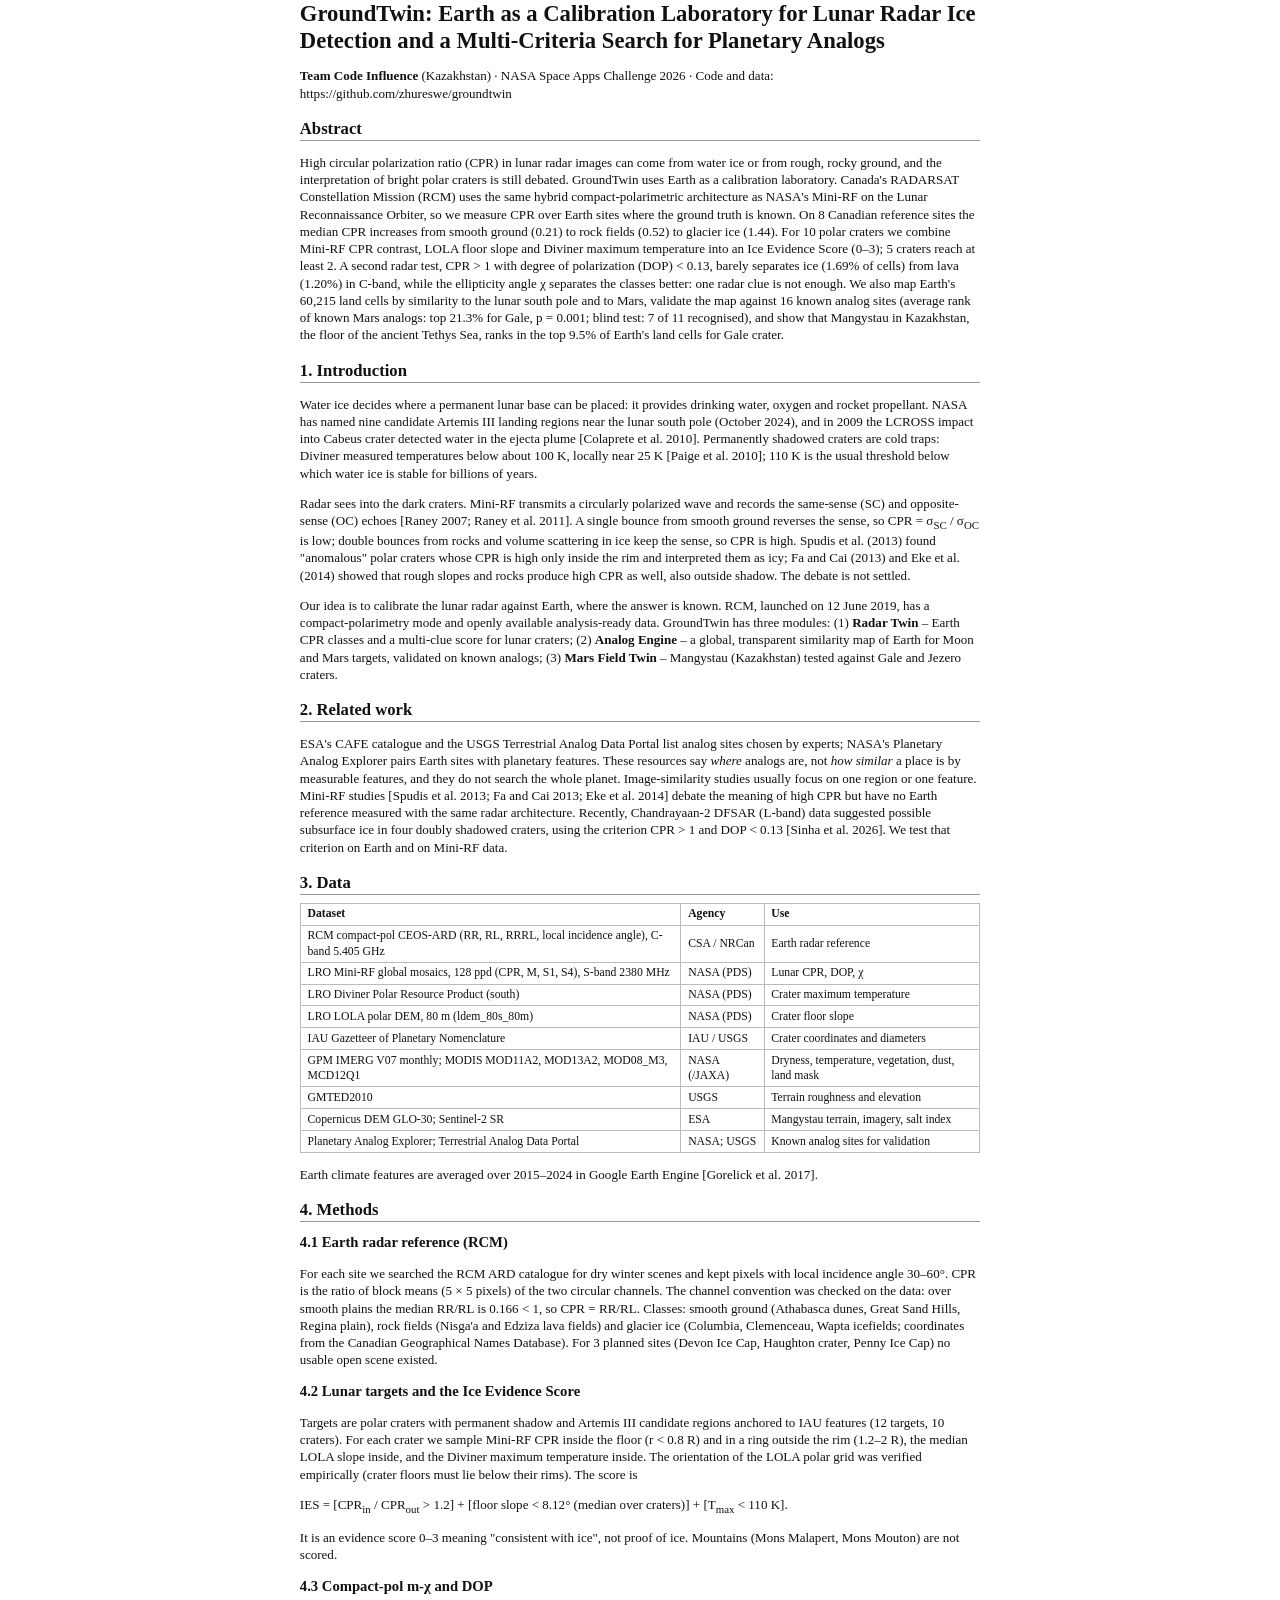
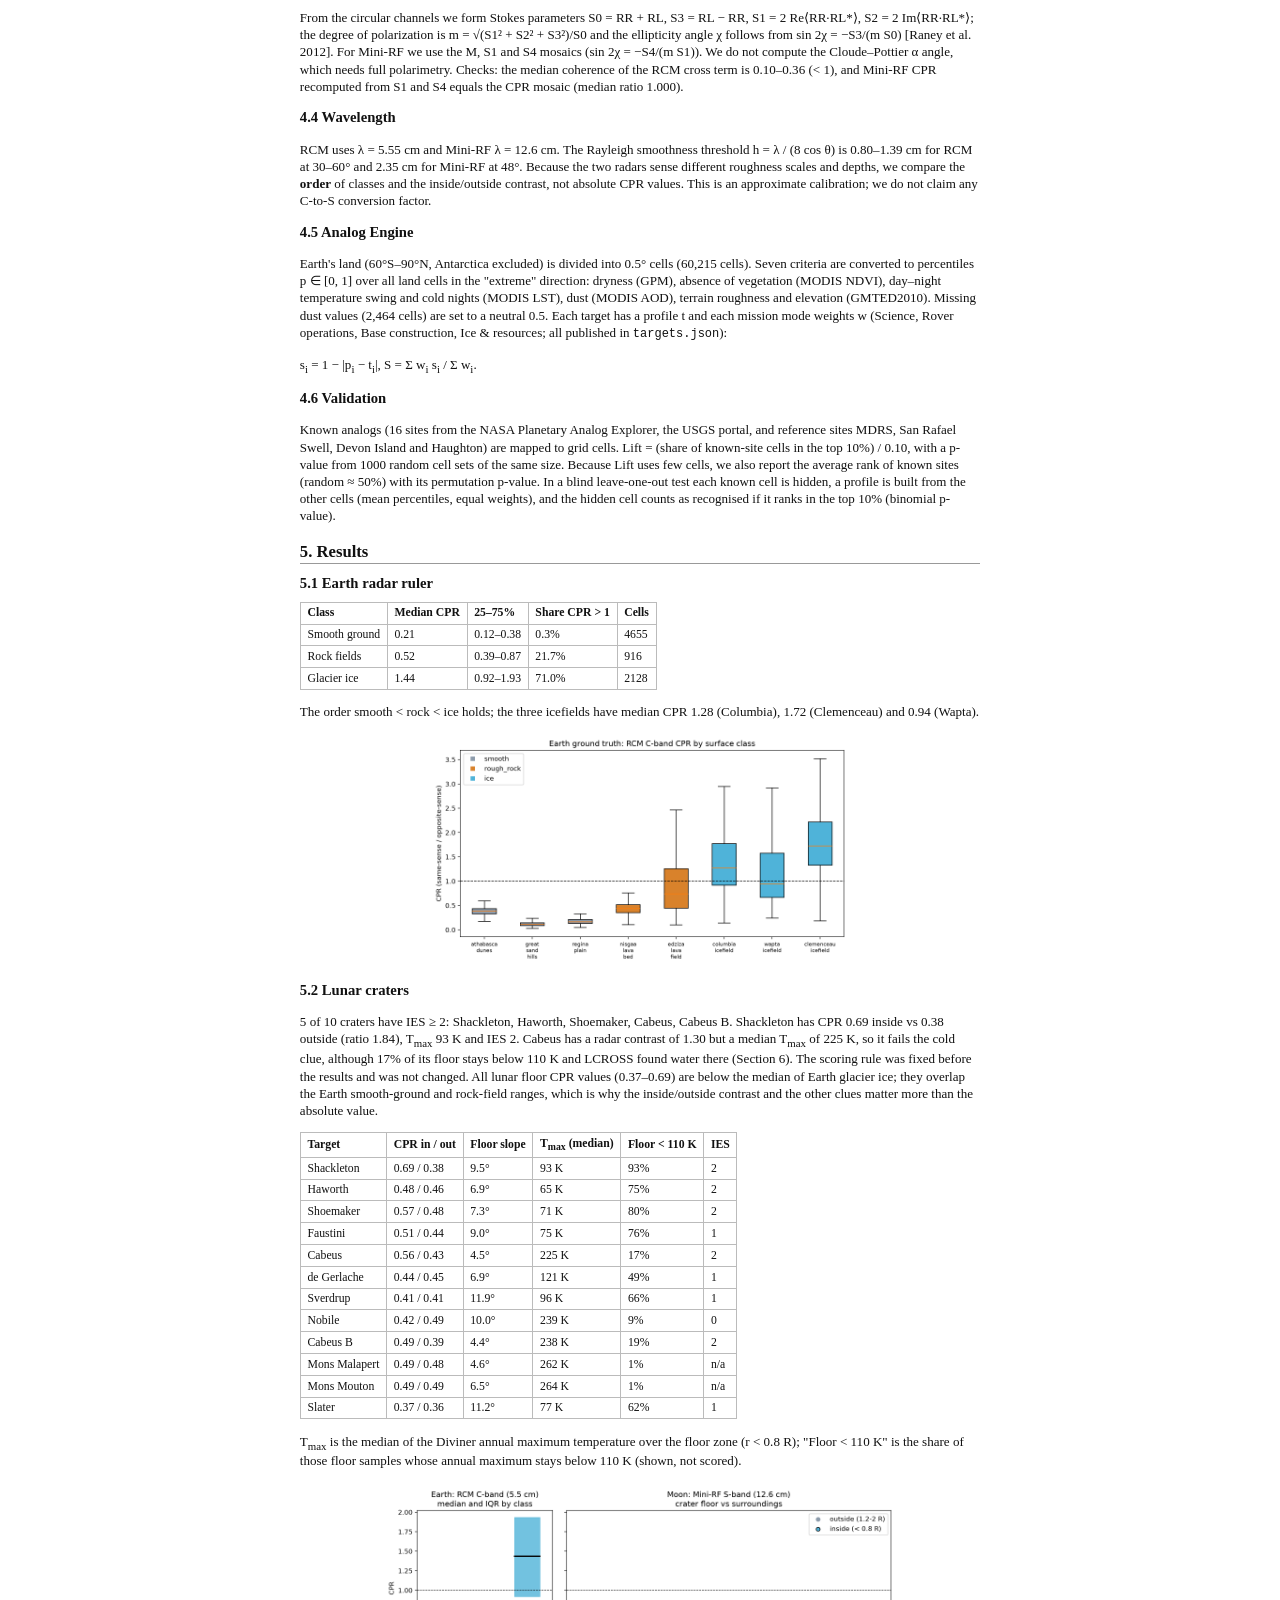
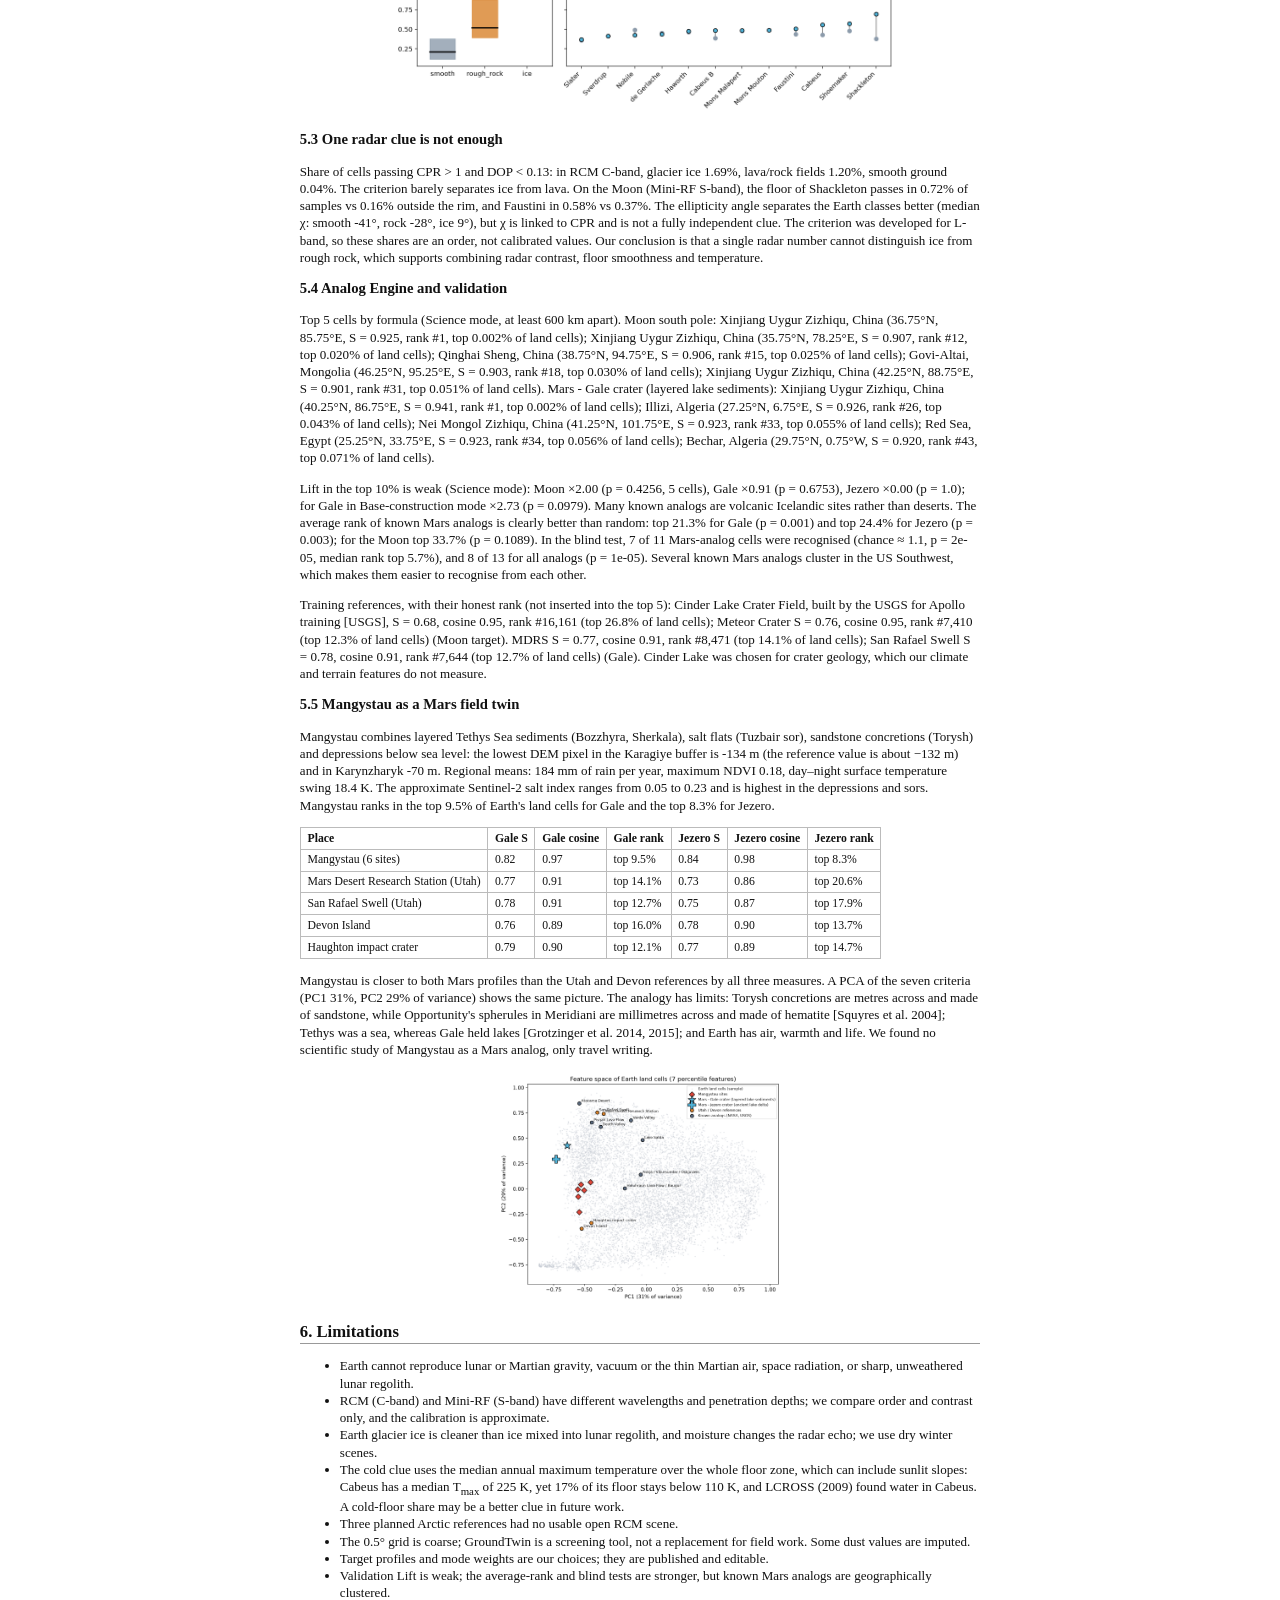
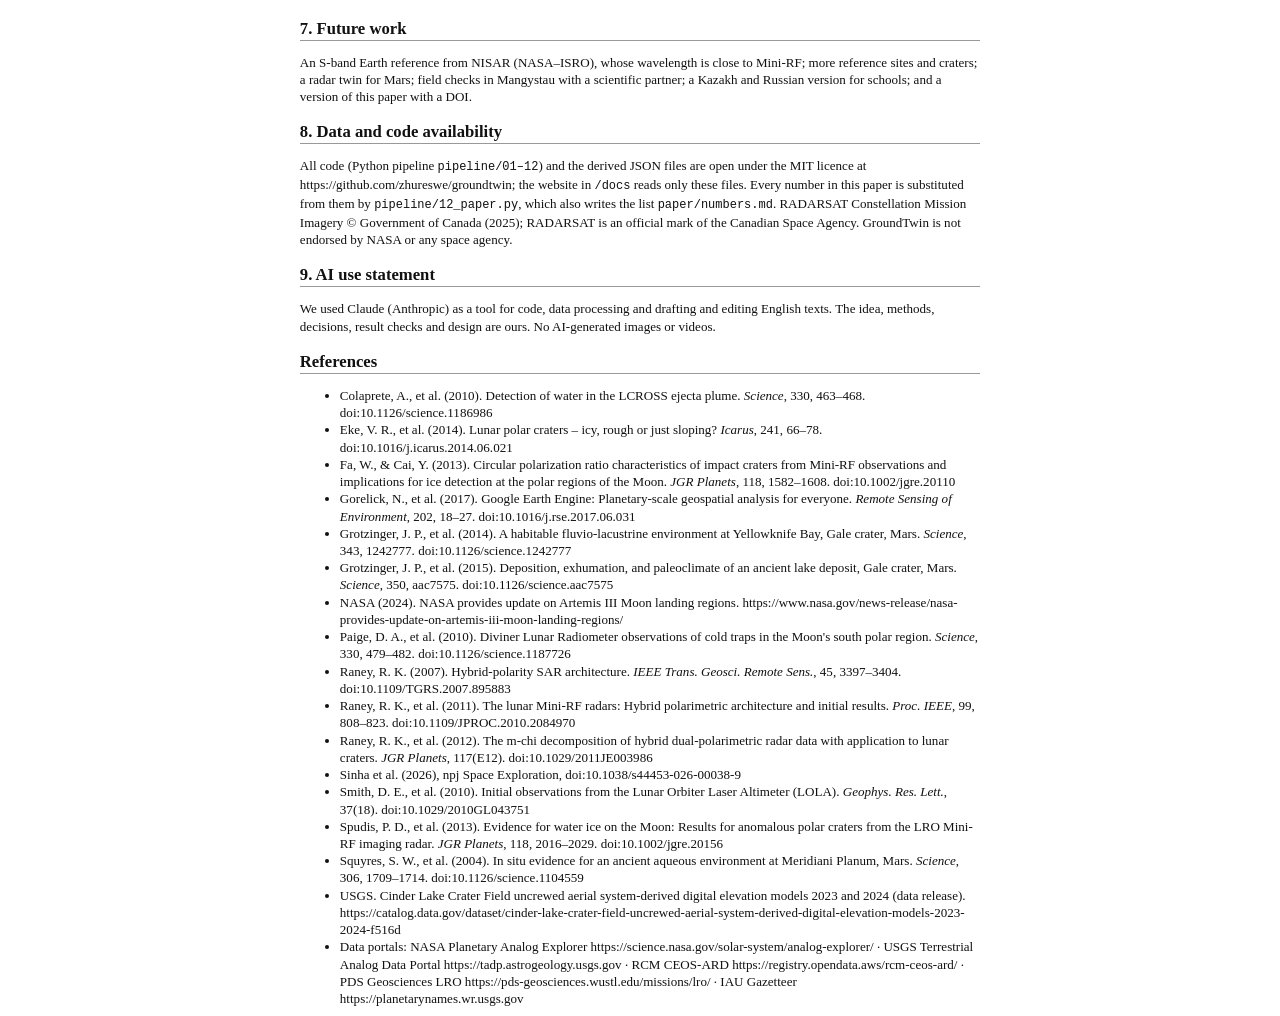
<file: paper/groundtwin_paper.html>
<!doctype html><html lang="en"><head><meta charset="utf-8"><title>GroundTwin paper</title><style>body{font-family:Georgia,"Times New Roman",serif;font-size:9.8pt;line-height:1.32;max-width:18cm;margin:auto;color:#111}h1{font-size:17pt;line-height:1.2;margin:0 0 4pt}h2{font-size:12.5pt;margin:12pt 0 4pt;border-bottom:1px solid #999}h3{font-size:11pt;margin:8pt 0 2pt}table{border-collapse:collapse;font-size:8.8pt;margin:6pt 0}td,th{border:1px solid #bbb;padding:2pt 5pt;text-align:left}img{max-width:100%;max-height:6.2cm;display:block;margin:4pt auto}p.cap,em.cap{font-size:9pt;color:#333}code{font-size:9pt}@page{size:A4;margin:1.3cm 1.4cm}</style></head><body><h1>GroundTwin: Earth as a Calibration Laboratory for Lunar Radar Ice Detection and a Multi-Criteria Search for Planetary Analogs</h1>
<p><strong>Team Code Influence</strong> (Kazakhstan) · NASA Space Apps Challenge 2026 · Code and data: https://github.com/zhureswe/groundtwin</p>
<h2>Abstract</h2>
<p>High circular polarization ratio (CPR) in lunar radar images can come from water ice or from rough, rocky ground, and the interpretation of bright polar craters is still debated. GroundTwin uses Earth as a calibration laboratory. Canada's RADARSAT Constellation Mission (RCM) uses the same hybrid compact-polarimetric architecture as NASA's Mini-RF on the Lunar Reconnaissance Orbiter, so we measure CPR over Earth sites where the ground truth is known. On 8 Canadian reference sites the median CPR increases from smooth ground (0.21) to rock fields (0.52) to glacier ice (1.44). For 10 polar craters we combine Mini-RF CPR contrast, LOLA floor slope and Diviner maximum temperature into an Ice Evidence Score (0–3); 5 craters reach at least 2. A second radar test, CPR &gt; 1 with degree of polarization (DOP) &lt; 0.13, barely separates ice (1.69% of cells) from lava (1.20%) in C-band, while the ellipticity angle χ separates the classes better: one radar clue is not enough. We also map Earth's 60,215 land cells by similarity to the lunar south pole and to Mars, validate the map against 16 known analog sites (average rank of known Mars analogs: top 21.3% for Gale, p = 0.001; blind test: 7 of 11 recognised), and show that Mangystau in Kazakhstan, the floor of the ancient Tethys Sea, ranks in the top 9.5% of Earth's land cells for Gale crater.</p>
<h2>1. Introduction</h2>
<p>Water ice decides where a permanent lunar base can be placed: it provides drinking water, oxygen and rocket propellant. NASA has named nine candidate Artemis III landing regions near the lunar south pole (October 2024), and in 2009 the LCROSS impact into Cabeus crater detected water in the ejecta plume [Colaprete et al. 2010]. Permanently shadowed craters are cold traps: Diviner measured temperatures below about 100 K, locally near 25 K [Paige et al. 2010]; 110 K is the usual threshold below which water ice is stable for billions of years.</p>
<p>Radar sees into the dark craters. Mini-RF transmits a circularly polarized wave and records the same-sense (SC) and opposite-sense (OC) echoes [Raney 2007; Raney et al. 2011]. A single bounce from smooth ground reverses the sense, so CPR = σ<sub>SC</sub> / σ<sub>OC</sub> is low; double bounces from rocks and volume scattering in ice keep the sense, so CPR is high. Spudis et al. (2013) found "anomalous" polar craters whose CPR is high only inside the rim and interpreted them as icy; Fa and Cai (2013) and Eke et al. (2014) showed that rough slopes and rocks produce high CPR as well, also outside shadow. The debate is not settled.</p>
<p>Our idea is to calibrate the lunar radar against Earth, where the answer is known. RCM, launched on 12 June 2019, has a compact-polarimetry mode and openly available analysis-ready data. GroundTwin has three modules: (1) <strong>Radar Twin</strong> – Earth CPR classes and a multi-clue score for lunar craters; (2) <strong>Analog Engine</strong> – a global, transparent similarity map of Earth for Moon and Mars targets, validated on known analogs; (3) <strong>Mars Field Twin</strong> – Mangystau (Kazakhstan) tested against Gale and Jezero craters.</p>
<h2>2. Related work</h2>
<p>ESA's CAFE catalogue and the USGS Terrestrial Analog Data Portal list analog sites chosen by experts; NASA's Planetary Analog Explorer pairs Earth sites with planetary features. These resources say <em>where</em> analogs are, not <em>how similar</em> a place is by measurable features, and they do not search the whole planet. Image-similarity studies usually focus on one region or one feature. Mini-RF studies [Spudis et al. 2013; Fa and Cai 2013; Eke et al. 2014] debate the meaning of high CPR but have no Earth reference measured with the same radar architecture. Recently, Chandrayaan-2 DFSAR (L-band) data suggested possible subsurface ice in four doubly shadowed craters, using the criterion CPR &gt; 1 and DOP &lt; 0.13 [Sinha et al. 2026]. We test that criterion on Earth and on Mini-RF data.</p>
<h2>3. Data</h2>
<table>
<thead>
<tr>
<th>Dataset</th>
<th>Agency</th>
<th>Use</th>
</tr>
</thead>
<tbody>
<tr>
<td>RCM compact-pol CEOS-ARD (RR, RL, RRRL, local incidence angle), C-band 5.405 GHz</td>
<td>CSA / NRCan</td>
<td>Earth radar reference</td>
</tr>
<tr>
<td>LRO Mini-RF global mosaics, 128 ppd (CPR, M, S1, S4), S-band 2380 MHz</td>
<td>NASA (PDS)</td>
<td>Lunar CPR, DOP, χ</td>
</tr>
<tr>
<td>LRO Diviner Polar Resource Product (south)</td>
<td>NASA (PDS)</td>
<td>Crater maximum temperature</td>
</tr>
<tr>
<td>LRO LOLA polar DEM, 80 m (ldem_80s_80m)</td>
<td>NASA (PDS)</td>
<td>Crater floor slope</td>
</tr>
<tr>
<td>IAU Gazetteer of Planetary Nomenclature</td>
<td>IAU / USGS</td>
<td>Crater coordinates and diameters</td>
</tr>
<tr>
<td>GPM IMERG V07 monthly; MODIS MOD11A2, MOD13A2, MOD08_M3, MCD12Q1</td>
<td>NASA (/JAXA)</td>
<td>Dryness, temperature, vegetation, dust, land mask</td>
</tr>
<tr>
<td>GMTED2010</td>
<td>USGS</td>
<td>Terrain roughness and elevation</td>
</tr>
<tr>
<td>Copernicus DEM GLO-30; Sentinel-2 SR</td>
<td>ESA</td>
<td>Mangystau terrain, imagery, salt index</td>
</tr>
<tr>
<td>Planetary Analog Explorer; Terrestrial Analog Data Portal</td>
<td>NASA; USGS</td>
<td>Known analog sites for validation</td>
</tr>
</tbody>
</table>
<p>Earth climate features are averaged over 2015–2024 in Google Earth Engine [Gorelick et al. 2017].</p>
<h2>4. Methods</h2>
<h3>4.1 Earth radar reference (RCM)</h3>
<p>For each site we searched the RCM ARD catalogue for dry winter scenes and kept pixels with local incidence angle 30–60°. CPR is the ratio of block means (5 × 5 pixels) of the two circular channels. The channel convention was checked on the data: over smooth plains the median RR/RL is 0.166 &lt; 1, so CPR = RR/RL. Classes: smooth ground (Athabasca dunes, Great Sand Hills, Regina plain), rock fields (Nisga'a and Edziza lava fields) and glacier ice (Columbia, Clemenceau, Wapta icefields; coordinates from the Canadian Geographical Names Database). For 3 planned sites (Devon Ice Cap, Haughton crater, Penny Ice Cap) no usable open scene existed.</p>
<h3>4.2 Lunar targets and the Ice Evidence Score</h3>
<p>Targets are polar craters with permanent shadow and Artemis III candidate regions anchored to IAU features (12 targets, 10 craters). For each crater we sample Mini-RF CPR inside the floor (r &lt; 0.8 R) and in a ring outside the rim (1.2–2 R), the median LOLA slope inside, and the Diviner maximum temperature inside. The orientation of the LOLA polar grid was verified empirically (crater floors must lie below their rims). The score is</p>
<p>IES = [CPR<sub>in</sub> / CPR<sub>out</sub> &gt; 1.2] + [floor slope &lt; 8.12° (median over craters)] + [T<sub>max</sub> &lt; 110 K].</p>
<p>It is an evidence score 0–3 meaning "consistent with ice", not proof of ice. Mountains (Mons Malapert, Mons Mouton) are not scored.</p>
<h3>4.3 Compact-pol m-χ and DOP</h3>
<p>From the circular channels we form Stokes parameters S0 = RR + RL, S3 = RL − RR, S1 = 2 Re⟨RR·RL*⟩, S2 = 2 Im⟨RR·RL*⟩; the degree of polarization is m = √(S1² + S2² + S3²)/S0 and the ellipticity angle χ follows from sin 2χ = −S3/(m S0) [Raney et al. 2012]. For Mini-RF we use the M, S1 and S4 mosaics (sin 2χ = −S4/(m S1)). We do not compute the Cloude–Pottier α angle, which needs full polarimetry. Checks: the median coherence of the RCM cross term is 0.10–0.36 (&lt; 1), and Mini-RF CPR recomputed from S1 and S4 equals the CPR mosaic (median ratio 1.000).</p>
<h3>4.4 Wavelength</h3>
<p>RCM uses λ = 5.55 cm and Mini-RF λ = 12.6 cm. The Rayleigh smoothness threshold h = λ / (8 cos θ) is 0.80–1.39 cm for RCM at 30–60° and 2.35 cm for Mini-RF at 48°. Because the two radars sense different roughness scales and depths, we compare the <strong>order</strong> of classes and the inside/outside contrast, not absolute CPR values. This is an approximate calibration; we do not claim any C-to-S conversion factor.</p>
<h3>4.5 Analog Engine</h3>
<p>Earth's land (60°S–90°N, Antarctica excluded) is divided into 0.5° cells (60,215 cells). Seven criteria are converted to percentiles p ∈ [0, 1] over all land cells in the "extreme" direction: dryness (GPM), absence of vegetation (MODIS NDVI), day–night temperature swing and cold nights (MODIS LST), dust (MODIS AOD), terrain roughness and elevation (GMTED2010). Missing dust values (2,464 cells) are set to a neutral 0.5. Each target has a profile t and each mission mode weights w (Science, Rover operations, Base construction, Ice &amp; resources; all published in <code>targets.json</code>):</p>
<p>s<sub>i</sub> = 1 − |p<sub>i</sub> − t<sub>i</sub>|,  S = Σ w<sub>i</sub> s<sub>i</sub> / Σ w<sub>i</sub>.</p>
<h3>4.6 Validation</h3>
<p>Known analogs (16 sites from the NASA Planetary Analog Explorer, the USGS portal, and reference sites MDRS, San Rafael Swell, Devon Island and Haughton) are mapped to grid cells. Lift = (share of known-site cells in the top 10%) / 0.10, with a p-value from 1000 random cell sets of the same size. Because Lift uses few cells, we also report the average rank of known sites (random ≈ 50%) with its permutation p-value. In a blind leave-one-out test each known cell is hidden, a profile is built from the other cells (mean percentiles, equal weights), and the hidden cell counts as recognised if it ranks in the top 10% (binomial p-value).</p>
<h2>5. Results</h2>
<h3>5.1 Earth radar ruler</h3>
<table>
<thead>
<tr>
<th>Class</th>
<th>Median CPR</th>
<th>25–75%</th>
<th>Share CPR &gt; 1</th>
<th>Cells</th>
</tr>
</thead>
<tbody>
<tr>
<td>Smooth ground</td>
<td>0.21</td>
<td>0.12–0.38</td>
<td>0.3%</td>
<td>4655</td>
</tr>
<tr>
<td>Rock fields</td>
<td>0.52</td>
<td>0.39–0.87</td>
<td>21.7%</td>
<td>916</td>
</tr>
<tr>
<td>Glacier ice</td>
<td>1.44</td>
<td>0.92–1.93</td>
<td>71.0%</td>
<td>2128</td>
</tr>
</tbody>
</table>
<p>The order smooth &lt; rock &lt; ice holds; the three icefields have median CPR 1.28 (Columbia), 1.72 (Clemenceau) and 0.94 (Wapta).</p>
<p><img alt="Earth CPR by class" src="../data/earth_cpr_by_class.png" /></p>
<h3>5.2 Lunar craters</h3>
<p>5 of 10 craters have IES ≥ 2: Shackleton, Haworth, Shoemaker, Cabeus, Cabeus B. Shackleton has CPR 0.69 inside vs 0.38 outside (ratio 1.84), T<sub>max</sub> 93 K and IES 2. Cabeus has a radar contrast of 1.30 but a median T<sub>max</sub> of 225 K, so it fails the cold clue, although 17% of its floor stays below 110 K and LCROSS found water there (Section 6). The scoring rule was fixed before the results and was not changed. All lunar floor CPR values (0.37–0.69) are below the median of Earth glacier ice; they overlap the Earth smooth-ground and rock-field ranges, which is why the inside/outside contrast and the other clues matter more than the absolute value.</p>
<table>
<thead>
<tr>
<th>Target</th>
<th>CPR in / out</th>
<th>Floor slope</th>
<th>T<sub>max</sub> (median)</th>
<th>Floor &lt; 110 K</th>
<th>IES</th>
</tr>
</thead>
<tbody>
<tr>
<td>Shackleton</td>
<td>0.69 / 0.38</td>
<td>9.5°</td>
<td>93 K</td>
<td>93%</td>
<td>2</td>
</tr>
<tr>
<td>Haworth</td>
<td>0.48 / 0.46</td>
<td>6.9°</td>
<td>65 K</td>
<td>75%</td>
<td>2</td>
</tr>
<tr>
<td>Shoemaker</td>
<td>0.57 / 0.48</td>
<td>7.3°</td>
<td>71 K</td>
<td>80%</td>
<td>2</td>
</tr>
<tr>
<td>Faustini</td>
<td>0.51 / 0.44</td>
<td>9.0°</td>
<td>75 K</td>
<td>76%</td>
<td>1</td>
</tr>
<tr>
<td>Cabeus</td>
<td>0.56 / 0.43</td>
<td>4.5°</td>
<td>225 K</td>
<td>17%</td>
<td>2</td>
</tr>
<tr>
<td>de Gerlache</td>
<td>0.44 / 0.45</td>
<td>6.9°</td>
<td>121 K</td>
<td>49%</td>
<td>1</td>
</tr>
<tr>
<td>Sverdrup</td>
<td>0.41 / 0.41</td>
<td>11.9°</td>
<td>96 K</td>
<td>66%</td>
<td>1</td>
</tr>
<tr>
<td>Nobile</td>
<td>0.42 / 0.49</td>
<td>10.0°</td>
<td>239 K</td>
<td>9%</td>
<td>0</td>
</tr>
<tr>
<td>Cabeus B</td>
<td>0.49 / 0.39</td>
<td>4.4°</td>
<td>238 K</td>
<td>19%</td>
<td>2</td>
</tr>
<tr>
<td>Mons Malapert</td>
<td>0.49 / 0.48</td>
<td>4.6°</td>
<td>262 K</td>
<td>1%</td>
<td>n/a</td>
</tr>
<tr>
<td>Mons Mouton</td>
<td>0.49 / 0.49</td>
<td>6.5°</td>
<td>264 K</td>
<td>1%</td>
<td>n/a</td>
</tr>
<tr>
<td>Slater</td>
<td>0.37 / 0.36</td>
<td>11.2°</td>
<td>77 K</td>
<td>62%</td>
<td>1</td>
</tr>
</tbody>
</table>
<p>T<sub>max</sub> is the median of the Diviner annual maximum temperature over the floor zone (r &lt; 0.8 R); "Floor &lt; 110 K" is the share of those floor samples whose annual maximum stays below 110 K (shown, not scored).</p>
<p><img alt="Mini-RF crater CPR against the Earth classes" src="../data/moon_vs_earth_cpr.png" /></p>
<h3>5.3 One radar clue is not enough</h3>
<p>Share of cells passing CPR &gt; 1 and DOP &lt; 0.13: in RCM C-band, glacier ice 1.69%, lava/rock fields 1.20%, smooth ground 0.04%. The criterion barely separates ice from lava. On the Moon (Mini-RF S-band), the floor of Shackleton passes in 0.72% of samples vs 0.16% outside the rim, and Faustini in 0.58% vs 0.37%. The ellipticity angle separates the Earth classes better (median χ: smooth -41°, rock -28°, ice 9°), but χ is linked to CPR and is not a fully independent clue. The criterion was developed for L-band, so these shares are an order, not calibrated values. Our conclusion is that a single radar number cannot distinguish ice from rough rock, which supports combining radar contrast, floor smoothness and temperature.</p>
<h3>5.4 Analog Engine and validation</h3>
<p>Top 5 cells by formula (Science mode, at least 600 km apart). Moon south pole: Xinjiang Uygur Zizhiqu, China (36.75°N, 85.75°E, S = 0.925, rank #1, top 0.002% of land cells); Xinjiang Uygur Zizhiqu, China (35.75°N, 78.25°E, S = 0.907, rank #12, top 0.020% of land cells); Qinghai Sheng, China (38.75°N, 94.75°E, S = 0.906, rank #15, top 0.025% of land cells); Govi-Altai, Mongolia (46.25°N, 95.25°E, S = 0.903, rank #18, top 0.030% of land cells); Xinjiang Uygur Zizhiqu, China (42.25°N, 88.75°E, S = 0.901, rank #31, top 0.051% of land cells). Mars - Gale crater (layered lake sediments): Xinjiang Uygur Zizhiqu, China (40.25°N, 86.75°E, S = 0.941, rank #1, top 0.002% of land cells); Illizi, Algeria (27.25°N, 6.75°E, S = 0.926, rank #26, top 0.043% of land cells); Nei Mongol Zizhiqu, China (41.25°N, 101.75°E, S = 0.923, rank #33, top 0.055% of land cells); Red Sea, Egypt (25.25°N, 33.75°E, S = 0.923, rank #34, top 0.056% of land cells); Bechar, Algeria (29.75°N, 0.75°W, S = 0.920, rank #43, top 0.071% of land cells).</p>
<p>Lift in the top 10% is weak (Science mode): Moon ×2.00 (p = 0.4256, 5 cells), Gale ×0.91 (p = 0.6753), Jezero ×0.00 (p = 1.0); for Gale in Base-construction mode ×2.73 (p = 0.0979). Many known analogs are volcanic Icelandic sites rather than deserts. The average rank of known Mars analogs is clearly better than random: top 21.3% for Gale (p = 0.001) and top 24.4% for Jezero (p = 0.003); for the Moon top 33.7% (p = 0.1089). In the blind test, 7 of 11 Mars-analog cells were recognised (chance ≈ 1.1, p = 2e-05, median rank top 5.7%), and 8 of 13 for all analogs (p = 1e-05). Several known Mars analogs cluster in the US Southwest, which makes them easier to recognise from each other.</p>
<p>Training references, with their honest rank (not inserted into the top 5): Cinder Lake Crater Field, built by the USGS for Apollo training [USGS], S = 0.68, cosine 0.95, rank #16,161 (top 26.8% of land cells); Meteor Crater S = 0.76, cosine 0.95, rank #7,410 (top 12.3% of land cells) (Moon target). MDRS S = 0.77, cosine 0.91, rank #8,471 (top 14.1% of land cells); San Rafael Swell S = 0.78, cosine 0.91, rank #7,644 (top 12.7% of land cells) (Gale). Cinder Lake was chosen for crater geology, which our climate and terrain features do not measure.</p>
<h3>5.5 Mangystau as a Mars field twin</h3>
<p>Mangystau combines layered Tethys Sea sediments (Bozzhyra, Sherkala), salt flats (Tuzbair sor), sandstone concretions (Torysh) and depressions below sea level: the lowest DEM pixel in the Karagiye buffer is -134 m (the reference value is about −132 m) and in Karynzharyk -70 m. Regional means: 184 mm of rain per year, maximum NDVI 0.18, day–night surface temperature swing 18.4 K. The approximate Sentinel-2 salt index ranges from 0.05 to 0.23 and is highest in the depressions and sors. Mangystau ranks in the top 9.5% of Earth's land cells for Gale and the top 8.3% for Jezero.</p>
<table>
<thead>
<tr>
<th>Place</th>
<th>Gale S</th>
<th>Gale cosine</th>
<th>Gale rank</th>
<th>Jezero S</th>
<th>Jezero cosine</th>
<th>Jezero rank</th>
</tr>
</thead>
<tbody>
<tr>
<td>Mangystau (6 sites)</td>
<td>0.82</td>
<td>0.97</td>
<td>top 9.5%</td>
<td>0.84</td>
<td>0.98</td>
<td>top 8.3%</td>
</tr>
<tr>
<td>Mars Desert Research Station (Utah)</td>
<td>0.77</td>
<td>0.91</td>
<td>top 14.1%</td>
<td>0.73</td>
<td>0.86</td>
<td>top 20.6%</td>
</tr>
<tr>
<td>San Rafael Swell (Utah)</td>
<td>0.78</td>
<td>0.91</td>
<td>top 12.7%</td>
<td>0.75</td>
<td>0.87</td>
<td>top 17.9%</td>
</tr>
<tr>
<td>Devon Island</td>
<td>0.76</td>
<td>0.89</td>
<td>top 16.0%</td>
<td>0.78</td>
<td>0.90</td>
<td>top 13.7%</td>
</tr>
<tr>
<td>Haughton impact crater</td>
<td>0.79</td>
<td>0.90</td>
<td>top 12.1%</td>
<td>0.77</td>
<td>0.89</td>
<td>top 14.7%</td>
</tr>
</tbody>
</table>
<p>Mangystau is closer to both Mars profiles than the Utah and Devon references by all three measures. A PCA of the seven criteria (PC1 31%, PC2 29% of variance) shows the same picture. The analogy has limits: Torysh concretions are metres across and made of sandstone, while Opportunity's spherules in Meridiani are millimetres across and made of hematite [Squyres et al. 2004]; Tethys was a sea, whereas Gale held lakes [Grotzinger et al. 2014, 2015]; and Earth has air, warmth and life. We found no scientific study of Mangystau as a Mars analog, only travel writing.</p>
<p><img alt="PCA of Earth land cells with known analogs and Mangystau" src="../data/analog_pca.png" /></p>
<h2>6. Limitations</h2>
<ul>
<li>Earth cannot reproduce lunar or Martian gravity, vacuum or the thin Martian air, space radiation, or sharp, unweathered lunar regolith.</li>
<li>RCM (C-band) and Mini-RF (S-band) have different wavelengths and penetration depths; we compare order and contrast only, and the calibration is approximate.</li>
<li>Earth glacier ice is cleaner than ice mixed into lunar regolith, and moisture changes the radar echo; we use dry winter scenes.</li>
<li>The cold clue uses the median annual maximum temperature over the whole floor zone, which can include sunlit slopes: Cabeus has a median T<sub>max</sub> of 225 K, yet 17% of its floor stays below 110 K, and LCROSS (2009) found water in Cabeus. A cold-floor share may be a better clue in future work.</li>
<li>Three planned Arctic references had no usable open RCM scene.</li>
<li>The 0.5° grid is coarse; GroundTwin is a screening tool, not a replacement for field work. Some dust values are imputed.</li>
<li>Target profiles and mode weights are our choices; they are published and editable.</li>
<li>Validation Lift is weak; the average-rank and blind tests are stronger, but known Mars analogs are geographically clustered.</li>
</ul>
<h2>7. Future work</h2>
<p>An S-band Earth reference from NISAR (NASA–ISRO), whose wavelength is close to Mini-RF; more reference sites and craters; a radar twin for Mars; field checks in Mangystau with a scientific partner; a Kazakh and Russian version for schools; and a version of this paper with a DOI.</p>
<h2>8. Data and code availability</h2>
<p>All code (Python pipeline <code>pipeline/01–12</code>) and the derived JSON files are open under the MIT licence at https://github.com/zhureswe/groundtwin; the website in <code>/docs</code> reads only these files. Every number in this paper is substituted from them by <code>pipeline/12_paper.py</code>, which also writes the list <code>paper/numbers.md</code>. RADARSAT Constellation Mission Imagery © Government of Canada (2025); RADARSAT is an official mark of the Canadian Space Agency. GroundTwin is not endorsed by NASA or any space agency.</p>
<h2>9. AI use statement</h2>
<p>We used Claude (Anthropic) as a tool for code, data processing and drafting and editing English texts. The idea, methods, decisions, result checks and design are ours. No AI-generated images or videos.</p>
<h2>References</h2>
<ul>
<li>Colaprete, A., et al. (2010). Detection of water in the LCROSS ejecta plume. <em>Science</em>, 330, 463–468. doi:10.1126/science.1186986</li>
<li>Eke, V. R., et al. (2014). Lunar polar craters – icy, rough or just sloping? <em>Icarus</em>, 241, 66–78. doi:10.1016/j.icarus.2014.06.021</li>
<li>Fa, W., &amp; Cai, Y. (2013). Circular polarization ratio characteristics of impact craters from Mini-RF observations and implications for ice detection at the polar regions of the Moon. <em>JGR Planets</em>, 118, 1582–1608. doi:10.1002/jgre.20110</li>
<li>Gorelick, N., et al. (2017). Google Earth Engine: Planetary-scale geospatial analysis for everyone. <em>Remote Sensing of Environment</em>, 202, 18–27. doi:10.1016/j.rse.2017.06.031</li>
<li>Grotzinger, J. P., et al. (2014). A habitable fluvio-lacustrine environment at Yellowknife Bay, Gale crater, Mars. <em>Science</em>, 343, 1242777. doi:10.1126/science.1242777</li>
<li>Grotzinger, J. P., et al. (2015). Deposition, exhumation, and paleoclimate of an ancient lake deposit, Gale crater, Mars. <em>Science</em>, 350, aac7575. doi:10.1126/science.aac7575</li>
<li>NASA (2024). NASA provides update on Artemis III Moon landing regions. https://www.nasa.gov/news-release/nasa-provides-update-on-artemis-iii-moon-landing-regions/</li>
<li>Paige, D. A., et al. (2010). Diviner Lunar Radiometer observations of cold traps in the Moon's south polar region. <em>Science</em>, 330, 479–482. doi:10.1126/science.1187726</li>
<li>Raney, R. K. (2007). Hybrid-polarity SAR architecture. <em>IEEE Trans. Geosci. Remote Sens.</em>, 45, 3397–3404. doi:10.1109/TGRS.2007.895883</li>
<li>Raney, R. K., et al. (2011). The lunar Mini-RF radars: Hybrid polarimetric architecture and initial results. <em>Proc. IEEE</em>, 99, 808–823. doi:10.1109/JPROC.2010.2084970</li>
<li>Raney, R. K., et al. (2012). The m-chi decomposition of hybrid dual-polarimetric radar data with application to lunar craters. <em>JGR Planets</em>, 117(E12). doi:10.1029/2011JE003986</li>
<li>Sinha et al. (2026), npj Space Exploration, doi:10.1038/s44453-026-00038-9</li>
<li>Smith, D. E., et al. (2010). Initial observations from the Lunar Orbiter Laser Altimeter (LOLA). <em>Geophys. Res. Lett.</em>, 37(18). doi:10.1029/2010GL043751</li>
<li>Spudis, P. D., et al. (2013). Evidence for water ice on the Moon: Results for anomalous polar craters from the LRO Mini-RF imaging radar. <em>JGR Planets</em>, 118, 2016–2029. doi:10.1002/jgre.20156</li>
<li>Squyres, S. W., et al. (2004). In situ evidence for an ancient aqueous environment at Meridiani Planum, Mars. <em>Science</em>, 306, 1709–1714. doi:10.1126/science.1104559</li>
<li>USGS. Cinder Lake Crater Field uncrewed aerial system-derived digital elevation models 2023 and 2024 (data release). https://catalog.data.gov/dataset/cinder-lake-crater-field-uncrewed-aerial-system-derived-digital-elevation-models-2023-2024-f516d</li>
<li>Data portals: NASA Planetary Analog Explorer https://science.nasa.gov/solar-system/analog-explorer/ · USGS Terrestrial Analog Data Portal https://tadp.astrogeology.usgs.gov · RCM CEOS-ARD https://registry.opendata.aws/rcm-ceos-ard/ · PDS Geosciences LRO https://pds-geosciences.wustl.edu/missions/lro/ · IAU Gazetteer https://planetarynames.wr.usgs.gov</li>
</ul></body></html>
</file>
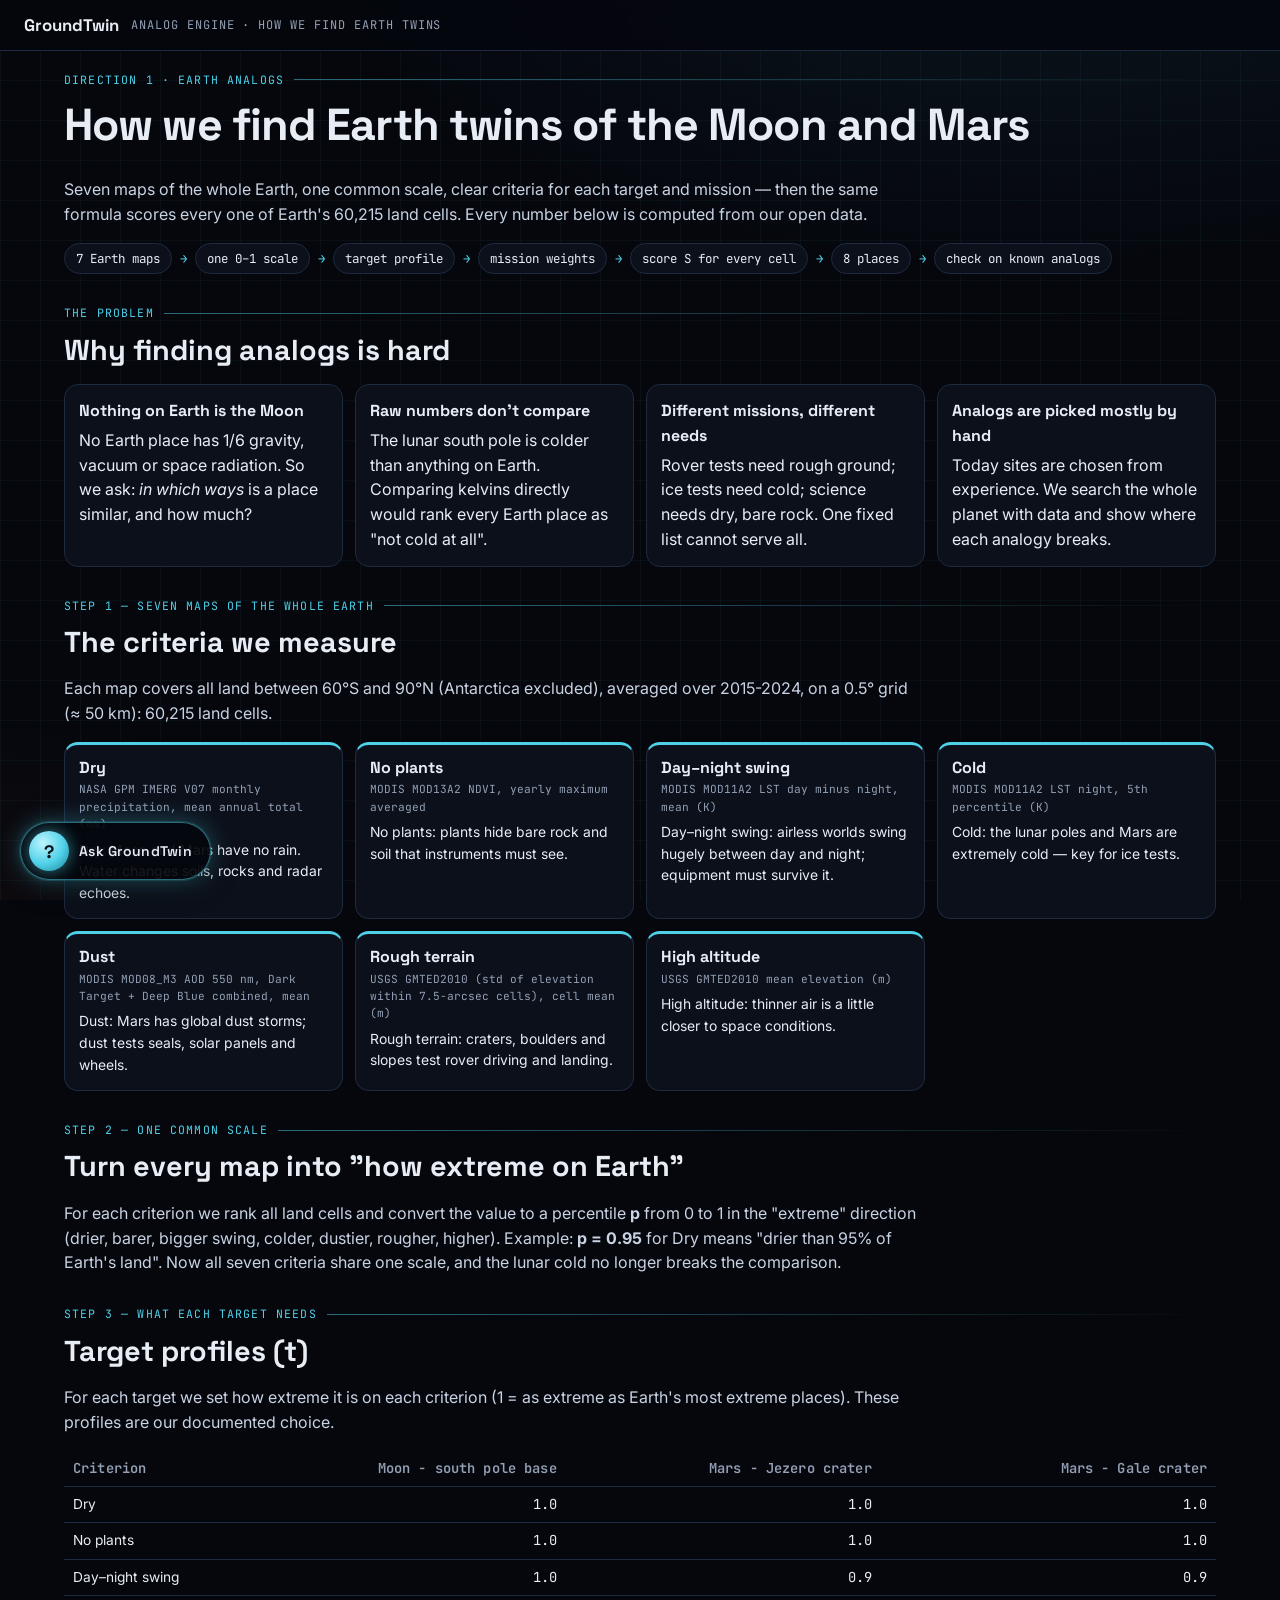
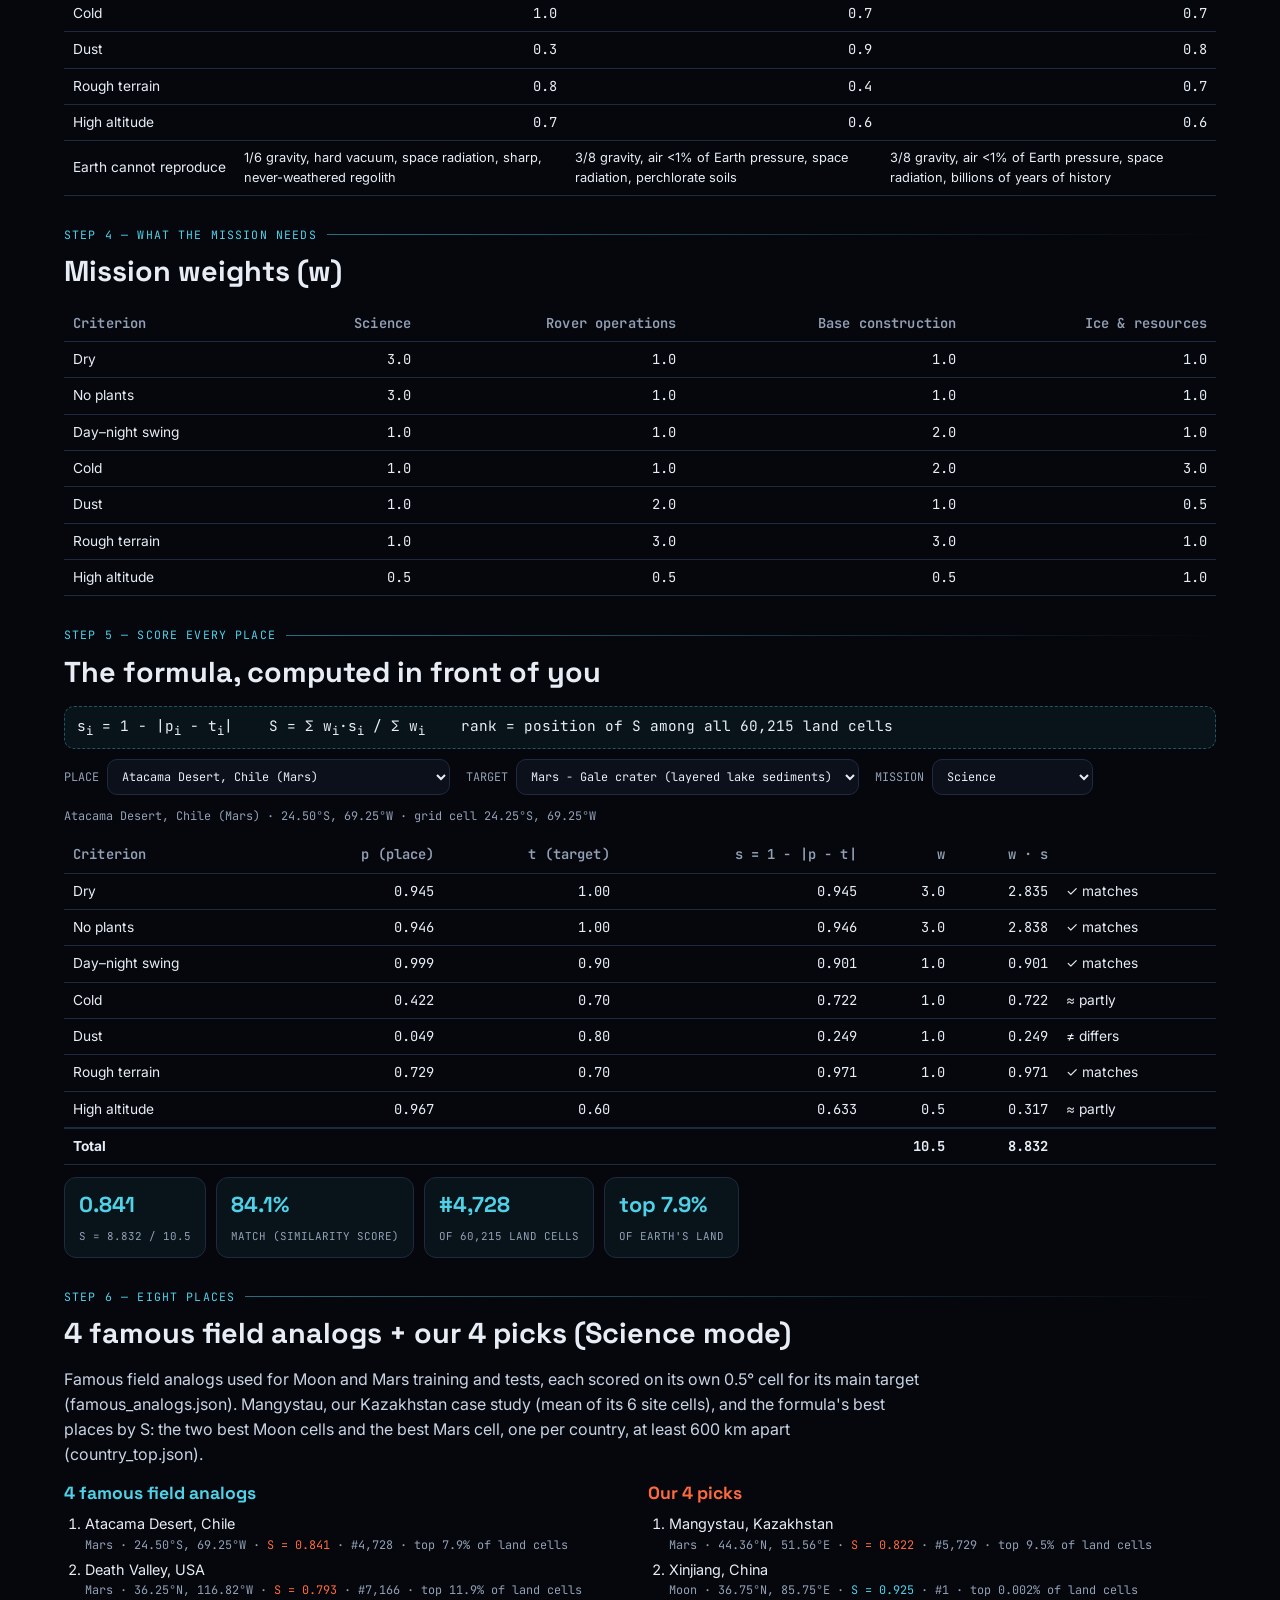
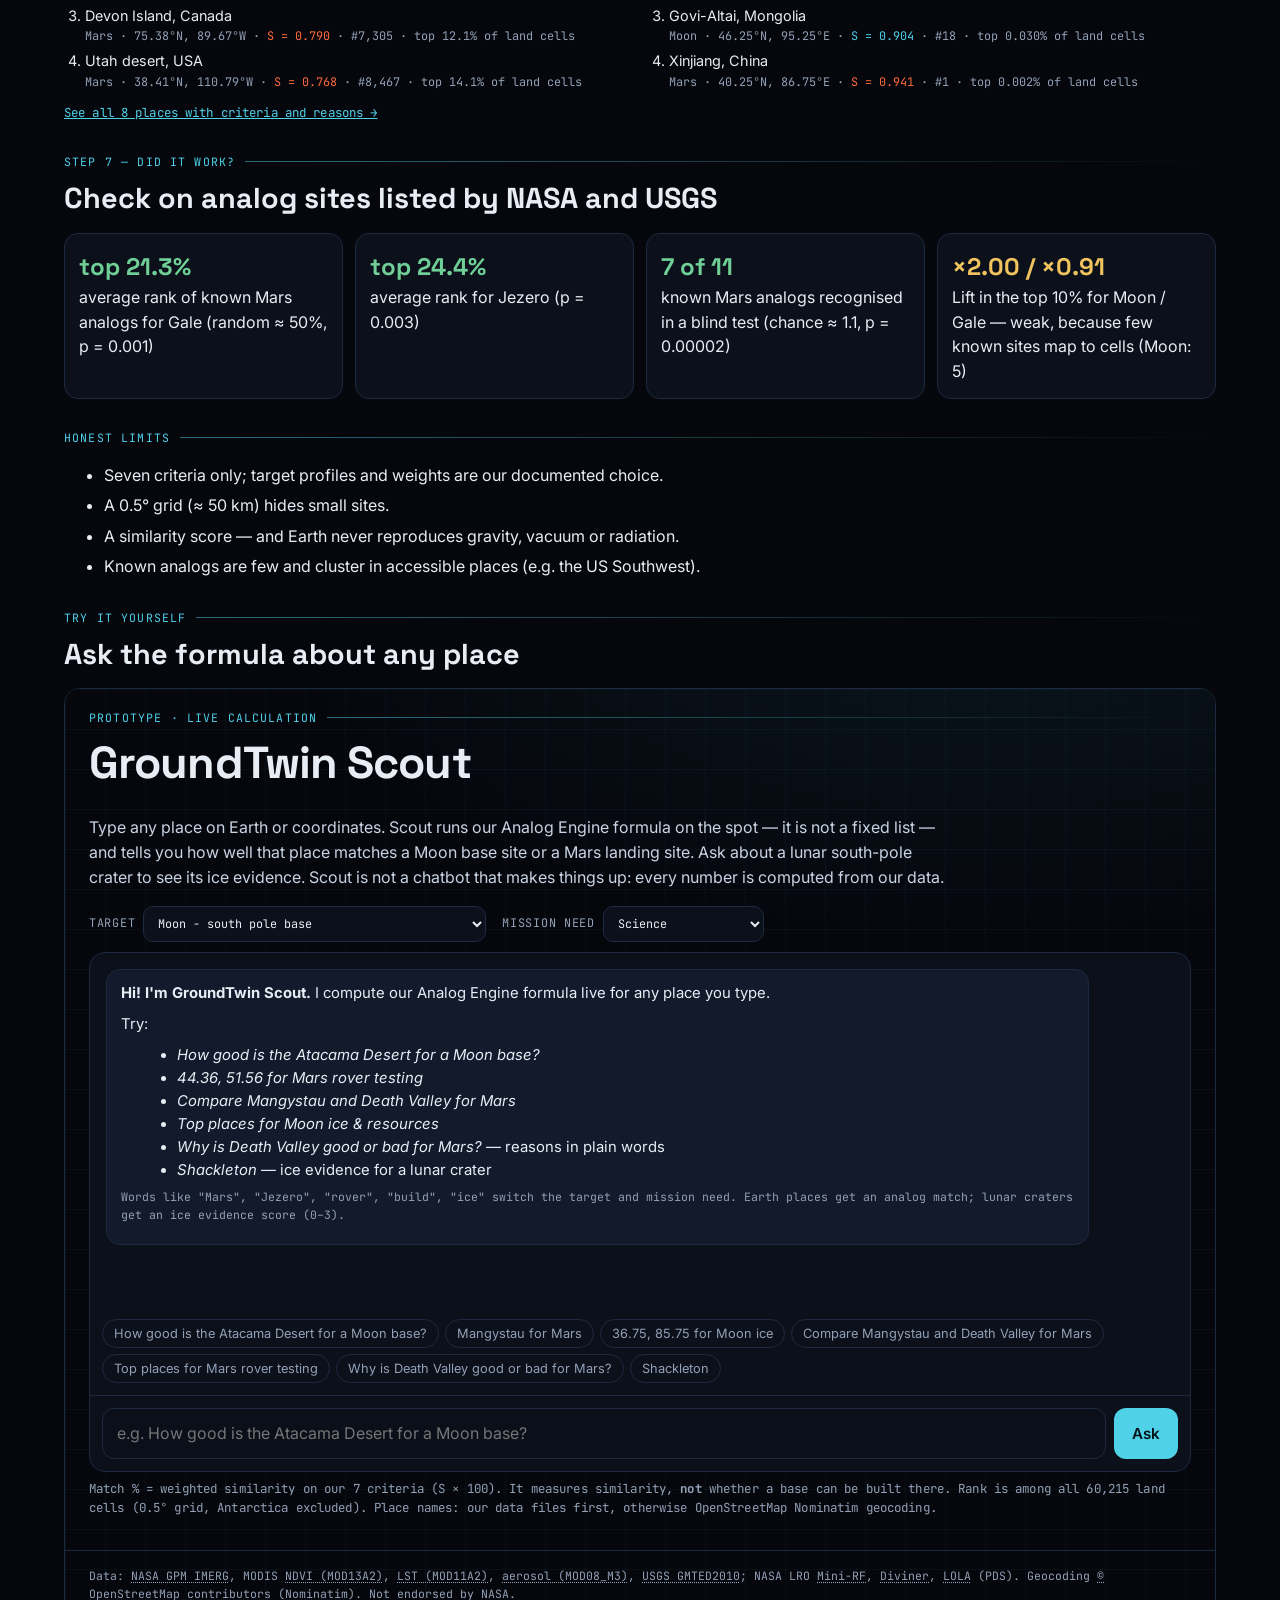
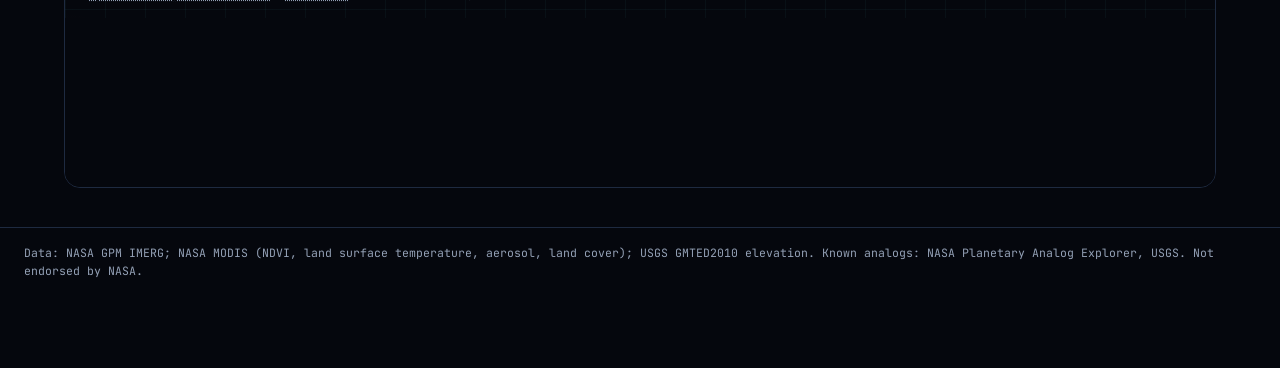
<file: docs/embed/analog-engine.html>
<!doctype html>
<html lang="en">
<head>
<meta charset="utf-8">
<meta name="viewport" content="width=device-width, initial-scale=1, viewport-fit=cover">
<title>GroundTwin Analog Engine</title>
<!-- Code written with assistance from Claude (Anthropic) for GroundTwin, NASA Space Apps 2026. Embeddable: add ?embed=1 to hide header/footer.
     Step-by-step explainer of direction 1 (Earth analogs). All numbers come from ../data/analog_grid.json, targets.json, showcase.json,
     validation.json, blind_test.json, famous_analogs.json and analogs8.json; the worked example is computed live in the browser. -->
<link rel="icon" href="data:image/svg+xml,%3Csvg xmlns='http://www.w3.org/2000/svg' viewBox='0 0 32 32'%3E%3Ccircle cx='13' cy='16' r='10' fill='%234fd1e8'/%3E%3Ccircle cx='20' cy='16' r='10' fill='none' stroke='%23e8edf5' stroke-width='2.5'/%3E%3C/svg%3E">
<link rel="stylesheet" href="https://fonts.googleapis.com/css2?family=Inter:wght@400;500;600&family=JetBrains+Mono:wght@400;500&family=Space+Grotesk:wght@500;600;700&display=swap">
<link rel="stylesheet" href="../assets/style.css">
<link rel="stylesheet" href="embed.css">
<style>
  .ae-step { margin-top: 30px; }
  .ae-step h2 { font-size: clamp(1.3rem, 3vw, 1.8rem); }
  .ae-lead { color: #c9d3e3; max-width: 860px; }
  .ae-grid { display: grid; grid-template-columns: repeat(auto-fill, minmax(min(100%, 250px), 1fr)); gap: 12px; margin-top: 10px; }
  .ae-map { border: 1px solid var(--line); border-radius: 14px; background: var(--surface); padding: 14px; border-top: 3px solid var(--ice); min-width: 0; }
  .ae-map h3 { margin-bottom: 4px; font-size: 1rem; }
  .ae-map .src { font-family: var(--font-mono); font-size: .7rem; color: var(--muted); overflow-wrap: anywhere; }
  .ae-map p { margin: 6px 0 0; font-size: .87rem; }
  .ae-prob { display: grid; grid-template-columns: repeat(auto-fill, minmax(min(100%, 260px), 1fr)); gap: 12px; }
  .ae-prob div { border: 1px solid var(--line); border-radius: 14px; padding: 14px; background: var(--surface); min-width: 0; }
  .ae-prob b { display: block; font-family: var(--font-head); margin-bottom: 4px; }
  .tw { overflow-x: auto; }
  table.ae { width: 100%; border-collapse: collapse; font-size: .86rem; }
  .ae th, .ae td { padding: 7px 9px; border-bottom: 1px solid var(--line); text-align: left; white-space: nowrap; }
  .ae th { color: var(--muted); font-weight: 600; }
  .ae td.num, .ae th.num { text-align: right; font-family: var(--font-mono); }
  .ae tr.tot td { font-weight: 700; border-top: 2px solid var(--line); }
  .ae-ctrl { display: flex; flex-wrap: wrap; gap: 10px 16px; margin: 10px 0; }
  .ae-ctrl label { font-family: var(--font-mono); font-size: .74rem; color: var(--muted); text-transform: uppercase; display: flex; gap: 8px; align-items: center; max-width: 100%; }
  .ae-ctrl select { max-width: 100%; min-width: 0; }
  .ae-result { display: flex; flex-wrap: wrap; gap: 10px; margin-top: 12px; }
  .ae-result div { border: 1px solid var(--line); border-radius: 12px; padding: 10px 14px; background: rgba(79,209,232,.06); }
  .ae-result b { display: block; font-family: var(--font-head); font-size: 1.35rem; color: var(--ice); }
  .ae-result span { font-family: var(--font-mono); font-size: .68rem; color: var(--muted); text-transform: uppercase; }
  .ae-top { display: grid; grid-template-columns: repeat(2, minmax(0, 1fr)); gap: 16px; }
  .ae-top ol { margin: 0; padding-left: 1.3em; } .ae-top li { margin: 5px 0; font-size: .9rem; }
  .ae-top .s { font-family: var(--font-mono); color: var(--ice); } .ae-top .mars .s { color: var(--mars); }
  .ae-check { display: grid; grid-template-columns: repeat(auto-fill, minmax(min(100%, 240px), 1fr)); gap: 12px; }
  .ae-check div { border: 1px solid var(--line); border-radius: 14px; padding: 14px; background: var(--surface); }
  .ae-check b { display: block; font-family: var(--font-head); font-size: 1.5rem; }
  .ae-check .weak b { color: #f0c35e; } .ae-check .strong b { color: var(--yes); }
  .ae-flow { display: flex; flex-wrap: wrap; gap: 8px; align-items: center; font-family: var(--font-mono); font-size: .78rem; margin: 10px 0 0; }
  .ae-flow span { border: 1px solid var(--line); border-radius: 999px; padding: 5px 11px; background: var(--surface); }
  .ae-flow i { color: var(--ice); font-style: normal; }
  iframe.scout { width: 100%; height: 1100px; border: 1px solid var(--line); border-radius: 16px; background: var(--bg); }
  @media (max-width: 720px) { .ae-top { grid-template-columns: 1fr; } iframe.scout { height: 1300px; } }
</style>
</head>
<body>
<header class="e-head"><a class="brand" href="../index.html" target="_top">GroundTwin</a><span class="e-title">Analog Engine · how we find Earth twins</span></header>
<main class="e-wrap" id="app"><p class="muted">Loading…</p></main>
<footer class="e-foot">Data: NASA GPM IMERG; NASA MODIS (NDVI, land surface temperature, aerosol, land cover); USGS GMTED2010 elevation. Known analogs: NASA Planetary Analog Explorer, USGS. Not endorsed by NASA.</footer>
<script src="common.js"></script>
<script>
'use strict';
(async () => {
  const { FEAT, esc, fmt, ll, load } = window.GTE;
  const app = document.getElementById('app');
  let G, T, SC, V, B, FA, A8;
  try { [G, T, SC, V, B, FA, A8] = await Promise.all(['analog_grid', 'targets', 'showcase', 'validation', 'blind_test', 'famous_analogs', 'analogs8'].map(load)); }
  catch (e) { app.innerHTML = `<p>Could not load data: ${esc(e.message)}</p>`; return; }

  const FK = G.features, N = G.cells.length, CD = G.cell_deg;
  const MEANS = { aridity: 'Dry: Moon and Mars have no rain. Water changes soils, rocks and radar echoes.', barren: 'No plants: plants hide bare rock and soil that instruments must see.',
    thermal_range: 'Day–night swing: airless worlds swing hugely between day and night; equipment must survive it.', cold: 'Cold: the lunar poles and Mars are extremely cold — key for ice tests.',
    dust: 'Dust: Mars has global dust storms; dust tests seals, solar panels and wheels.', roughness: 'Rough terrain: craters, boulders and slopes test rover driving and landing.',
    elevation: 'High altitude: thinner air is a little closer to space conditions.' };
  const pct = (x) => `${Math.round(x * 100)}%`;
  const key = (lat, lon) => `${(Math.floor(lat / CD) * CD + CD / 2).toFixed(2)},${(Math.floor(lon / CD) * CD + CD / 2).toFixed(2)}`;
  const IDX = new Map(G.cells.map((c, i) => [`${c[1].toFixed(2)},${c[0].toFixed(2)}`, i]));
  const cellAt = (lat, lon) => { let i = IDX.get(key(lat, lon)); if (i != null) return G.cells[i];
    for (const a of [-CD, 0, CD]) for (const b of [-CD, 0, CD]) { i = IDX.get(key(lat + a, lon + b)); if (i != null) return G.cells[i]; } return null; };
  const feats = (c) => Object.fromEntries(FK.map((k, j) => [k, c[2 + j]]));
  const S = (f, tk, mk) => { const p = T.targets[tk].profile, w = T.modes[mk].weights; let n = 0, d = 0; FK.forEach((k) => { n += (w[k] || 0) * (1 - Math.abs(f[k] - p[k])); d += (w[k] || 0); }); return d ? n / d : 0; };
  const sortedCache = {};
  const rankOf = (s, tk, mk) => { const ck = tk + mk; if (!sortedCache[ck]) sortedCache[ck] = G.cells.map((c) => S(feats(c), tk, mk)).sort((a, b) => b - a);
    const a = sortedCache[ck]; let lo = 0, hi = a.length; while (lo < hi) { const m = (lo + hi) >> 1; if (a[m] > s + 1e-12) lo = m + 1; else hi = m; } return lo + 1; };

  // places for the worked example: only places with coordinates in our data files
  const PLACES = [];
  const disp = (x) => (x.name.includes(x.country) ? x.name : `${x.name}, ${x.country}`);
  [...A8.famous, ...A8.ours].forEach((x) => PLACES.push({ name: `${disp(x)} (${x.target.startsWith('moon') ? 'Moon' : 'Mars'})`, lat: x.lat, lon: x.lon, tk: x.target }));
  Object.entries(SC.top).forEach(([tk, rows]) => rows.forEach((r) => PLACES.push({ name: `#${r.rank} ${tk.startsWith('moon') ? 'Moon' : 'Mars'} top · ${r.region}`, lat: r.lat, lon: r.lon, tk })));
  (SC.cards || []).forEach((c) => (c.sites || []).forEach((s) => PLACES.push({ name: `${s.name}${c.key === 'mangystau' ? ' (Mangystau)' : ''}`, lat: s.lat, lon: s.lon, tk: c.target })));
  (FA.sites || []).forEach((s) => PLACES.push({ name: `${s.name}${s.country ? ', ' + s.country : ''}`, lat: s.lat, lon: s.lon, tk: s.primary || 'mars_gale' }));
  const seen = new Set(); const PL = PLACES.filter((p) => { const k = p.name; if (seen.has(k) || !cellAt(p.lat, p.lon)) return false; seen.add(k); return true; });

  const tgtOpts = Object.entries(T.targets).map(([k, v]) => `<option value="${k}">${esc(v.label)}</option>`).join('');
  const modeOpts = Object.entries(T.modes).map(([k, v]) => `<option value="${k}">${esc(v.label)}</option>`).join('');
  const mt = SC.mars_target, mtp = V.mean_top_percent, mp = V.mean_top_percent_p;

  app.innerHTML = `
  <div class="hud">Direction 1 · Earth analogs</div>
  <h1 style="font-size:clamp(1.7rem,4.5vw,2.8rem)">How we find Earth twins of the Moon and Mars</h1>
  <p class="ae-lead">Seven maps of the whole Earth, one common scale, clear criteria for each target and mission — then the same formula scores every one of Earth's ${N.toLocaleString('en')} land cells. Every number below is computed from our open data.</p>
  <div class="ae-flow"><span>7 Earth maps</span><i>→</i><span>one 0–1 scale</span><i>→</i><span>target profile</span><i>→</i><span>mission weights</span><i>→</i><span>score S for every cell</span><i>→</i><span>8 places</span><i>→</i><span>check on known analogs</span></div>

  <section class="ae-step"><div class="hud">The problem</div><h2>Why finding analogs is hard</h2>
    <div class="ae-prob">
      <div><b>Nothing on Earth is the Moon</b>No Earth place has 1/6 gravity, vacuum or space radiation. So we ask: <i>in which ways</i> is a place similar, and how much?</div>
      <div><b>Raw numbers don't compare</b>The lunar south pole is colder than anything on Earth. Comparing kelvins directly would rank every Earth place as "not cold at all".</div>
      <div><b>Different missions, different needs</b>Rover tests need rough ground; ice tests need cold; science needs dry, bare rock. One fixed list cannot serve all.</div>
      <div><b>Analogs are picked mostly by hand</b>Today sites are chosen from experience. We search the whole planet with data and show where each analogy breaks.</div>
    </div></section>

  <section class="ae-step"><div class="hud">Step 1 — seven maps of the whole Earth</div><h2>The criteria we measure</h2>
    <p class="ae-lead">Each map covers all land between 60°S and 90°N (Antarctica excluded), averaged over ${esc(G.period)}, on a ${CD}° grid (≈ 50 km): ${N.toLocaleString('en')} land cells.</p>
    <div class="ae-grid">${FK.map((k) => `<div class="ae-map"><h3>${FEAT[k]}</h3><div class="src">${esc(G.sources[k] || '')}</div><p>${esc(MEANS[k])}</p></div>`).join('')}</div></section>

  <section class="ae-step"><div class="hud">Step 2 — one common scale</div><h2>Turn every map into "how extreme on Earth"</h2>
    <p class="ae-lead">For each criterion we rank all land cells and convert the value to a percentile <b>p</b> from 0 to 1 in the "extreme" direction (drier, barer, bigger swing, colder, dustier, rougher, higher). Example: <b>p = 0.95</b> for Dry means "drier than 95% of Earth's land". Now all seven criteria share one scale, and the lunar cold no longer breaks the comparison.</p></section>

  <section class="ae-step"><div class="hud">Step 3 — what each target needs</div><h2>Target profiles (t)</h2>
    <p class="ae-lead">For each target we set how extreme it is on each criterion (1 = as extreme as Earth's most extreme places). These profiles are our documented choice.</p>
    <div class="tw"><table class="ae"><tr><th>Criterion</th>${Object.values(T.targets).map((t) => `<th class="num">${esc(t.label.split(' (')[0])}</th>`).join('')}</tr>
      ${FK.map((k) => `<tr><td>${FEAT[k]}</td>${Object.values(T.targets).map((t) => `<td class="num">${fmt(t.profile[k], 1)}</td>`).join('')}</tr>`).join('')}
      <tr><td>Earth cannot reproduce</td>${Object.values(T.targets).map((t) => `<td style="white-space:normal;font-size:.8rem">${esc((t.cannot || []).join(', '))}</td>`).join('')}</tr></table></div></section>

  <section class="ae-step"><div class="hud">Step 4 — what the mission needs</div><h2>Mission weights (w)</h2>
    <div class="tw"><table class="ae"><tr><th>Criterion</th>${Object.values(T.modes).map((m) => `<th class="num">${esc(m.label)}</th>`).join('')}</tr>
      ${FK.map((k) => `<tr><td>${FEAT[k]}</td>${Object.values(T.modes).map((m) => `<td class="num">${fmt(m.weights[k], 1)}</td>`).join('')}</tr>`).join('')}</table></div></section>

  <section class="ae-step"><div class="hud">Step 5 — score every place</div><h2>The formula, computed in front of you</h2>
    <div class="e-formula">s<sub>i</sub> = 1 − |p<sub>i</sub> − t<sub>i</sub>| &nbsp;&nbsp; S = Σ w<sub>i</sub>·s<sub>i</sub> / Σ w<sub>i</sub> &nbsp;&nbsp; rank = position of S among all ${N.toLocaleString('en')} land cells</div>
    <div class="ae-ctrl">
      <label>Place <select id="pl">${PL.map((p, i) => `<option value="${i}">${esc(p.name)}</option>`).join('')}</select></label>
      <label>Target <select id="tg">${tgtOpts}</select></label>
      <label>Mission <select id="md">${modeOpts}</select></label>
    </div>
    <div id="calc"></div></section>

  <section class="ae-step"><div class="hud">Step 6 — eight places</div><h2>4 famous field analogs + our 4 picks (Science mode)</h2>
    <p class="ae-lead">${esc(A8.rule_famous)} ${esc(A8.rule_ours)}</p>
    <div class="ae-top">${[['famous', '4 famous field analogs', 'var(--ice)'], ['ours', 'Our 4 picks', 'var(--mars)']].map(([k, h, col]) =>
      `<div><h3 style="color:${col}">${h}</h3><ol>${A8[k].map((x) => `<li class="${x.target.startsWith('mars') ? 'mars' : ''}">${esc(disp(x))} <span class="e-sub">${x.target.startsWith('moon') ? 'Moon' : 'Mars'} · ${ll(x.lat, x.lon)} · <span class="s">S = ${fmt(x.S, 3)}</span> · #${x.position.toLocaleString('en')} · top ${x.top_percent >= 0.1 ? fmt(x.top_percent, 1) : fmt(x.top_percent, 3)}% of land cells</span></li>`).join('')}</ol></div>`).join('')}
    </div><p class="note"><a href="analogs.html">See all 8 places with criteria and reasons →</a></p></section>

  <section class="ae-step"><div class="hud">Step 7 — did it work?</div><h2>Check on analog sites listed by NASA and USGS</h2>
    <div class="ae-check">
      <div class="strong"><b>top ${fmt(mtp.mars_gale.science, 1)}%</b>average rank of known Mars analogs for Gale (random ≈ 50%, p = ${mp.mars_gale.science})</div>
      <div class="strong"><b>top ${fmt(mtp.mars_jezero.science, 1)}%</b>average rank for Jezero (p = ${mp.mars_jezero.science})</div>
      <div class="strong"><b>${B.groups.mars.recognised} of ${B.groups.mars.total}</b>known Mars analogs recognised in a blind test (chance ≈ ${B.groups.mars.expected_by_chance}, p = ${B.groups.mars.p_value_binomial})</div>
      <div class="weak"><b>×${fmt(V.lift.moon_south_pole.science, 2)} / ×${fmt(V.lift.mars_gale.science, 2)}</b>Lift in the top 10% for Moon / Gale — weak, because few known sites map to cells (Moon: ${V.unique_cells_per_target.moon_south_pole})</div>
    </div></section>

  <section class="ae-step"><div class="hud">Honest limits</div>
    <ul class="limits"><li>Seven criteria only; target profiles and weights are our documented choice.</li><li>A ${CD}° grid (≈ 50 km) hides small sites.</li>
      <li>A similarity score — and Earth never reproduces gravity, vacuum or radiation.</li><li>Known analogs are few and cluster in accessible places (e.g. the US Southwest).</li></ul></section>

  <section class="ae-step"><div class="hud">Try it yourself</div><h2>Ask the formula about any place</h2>
    <iframe class="scout" src="scout.html?embed=1" title="GroundTwin Scout" loading="lazy"></iframe></section>`;

  const pl = document.getElementById('pl'), tg = document.getElementById('tg'), md = document.getElementById('md');
  const calc = () => {
    const P = PL[+pl.value], tk = tg.value, mk = md.value, c = cellAt(P.lat, P.lon), f = feats(c), prof = T.targets[tk].profile, w = T.modes[mk].weights;
    let sw = 0, sws = 0;
    const rows = FK.map((k) => { const s = 1 - Math.abs(f[k] - prof[k]); sw += w[k]; sws += w[k] * s;
      return `<tr><td>${FEAT[k]}</td><td class="num">${fmt(f[k], 3)}</td><td class="num">${fmt(prof[k], 2)}</td><td class="num">${fmt(s, 3)}</td><td class="num">${fmt(w[k], 1)}</td><td class="num">${fmt(w[k] * s, 3)}</td><td>${s >= 0.8 ? '✓ matches' : s >= 0.5 ? '≈ partly' : '≠ differs'}</td></tr>`; }).join('');
    const s = sws / sw, r = rankOf(s, tk, mk);
    document.getElementById('calc').innerHTML = `<p class="e-sub">${esc(P.name)} · ${ll(P.lat, P.lon)} · grid cell ${ll(c[1], c[0])}</p>
      <div class="tw"><table class="ae"><tr><th>Criterion</th><th class="num">p (place)</th><th class="num">t (target)</th><th class="num">s = 1 − |p − t|</th><th class="num">w</th><th class="num">w · s</th><th></th></tr>${rows}
      <tr class="tot"><td>Total</td><td></td><td></td><td></td><td class="num">${fmt(sw, 1)}</td><td class="num">${fmt(sws, 3)}</td><td></td></tr></table></div>
      <div class="ae-result"><div><b>${fmt(s, 3)}</b><span>S = ${fmt(sws, 3)} / ${fmt(sw, 1)}</span></div><div><b>${(s * 100).toFixed(1)}%</b><span>match (similarity score)</span></div>
      <div><b>#${r.toLocaleString('en')}</b><span>of ${N.toLocaleString('en')} land cells</span></div><div><b>top ${(r / N * 100).toFixed(r / N * 100 >= 0.1 ? 1 : 3)}%</b><span>of Earth's land</span></div></div>`;
  };
  pl.onchange = () => { tg.value = PL[+pl.value].tk in T.targets ? PL[+pl.value].tk : tg.value; calc(); };
  tg.onchange = md.onchange = calc;
  tg.value = PL[0].tk; md.value = SC.mode in T.modes ? SC.mode : 'science'; calc();
})();
</script>
</body>
</html>
</file>
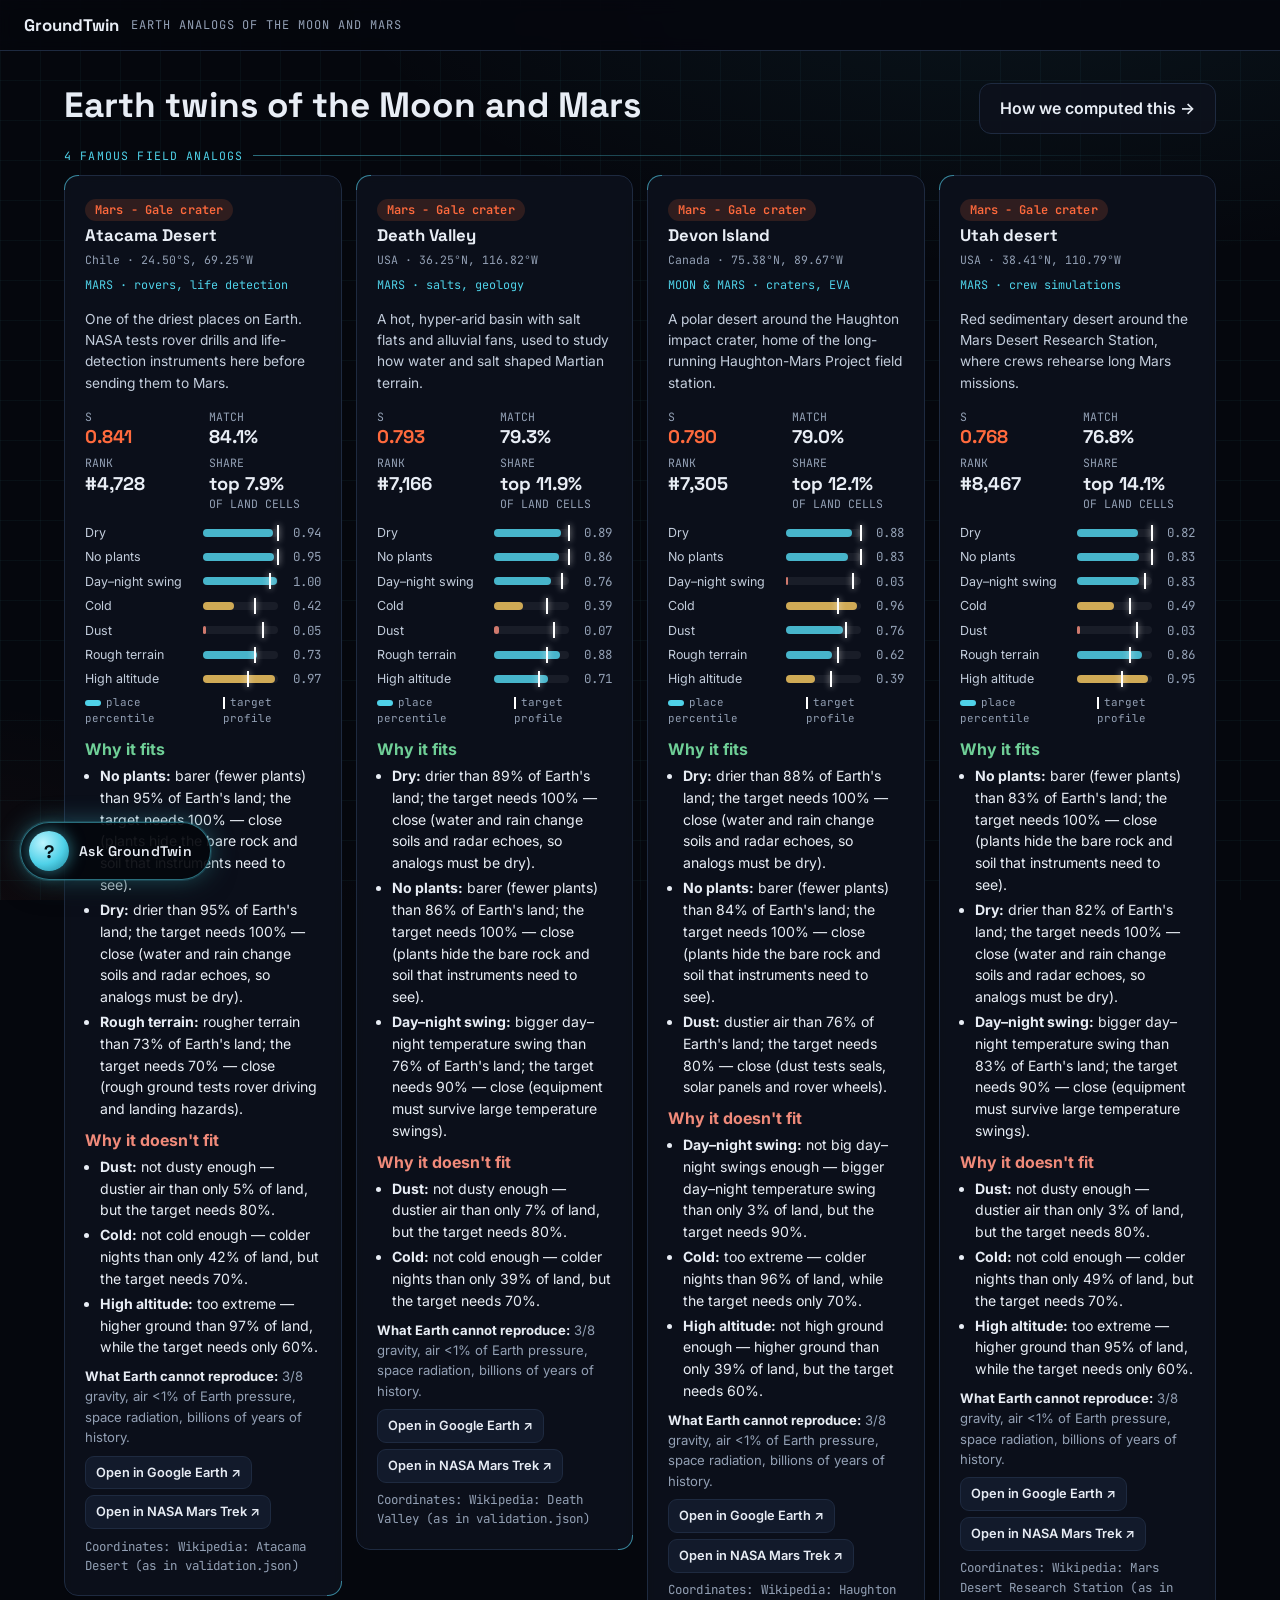
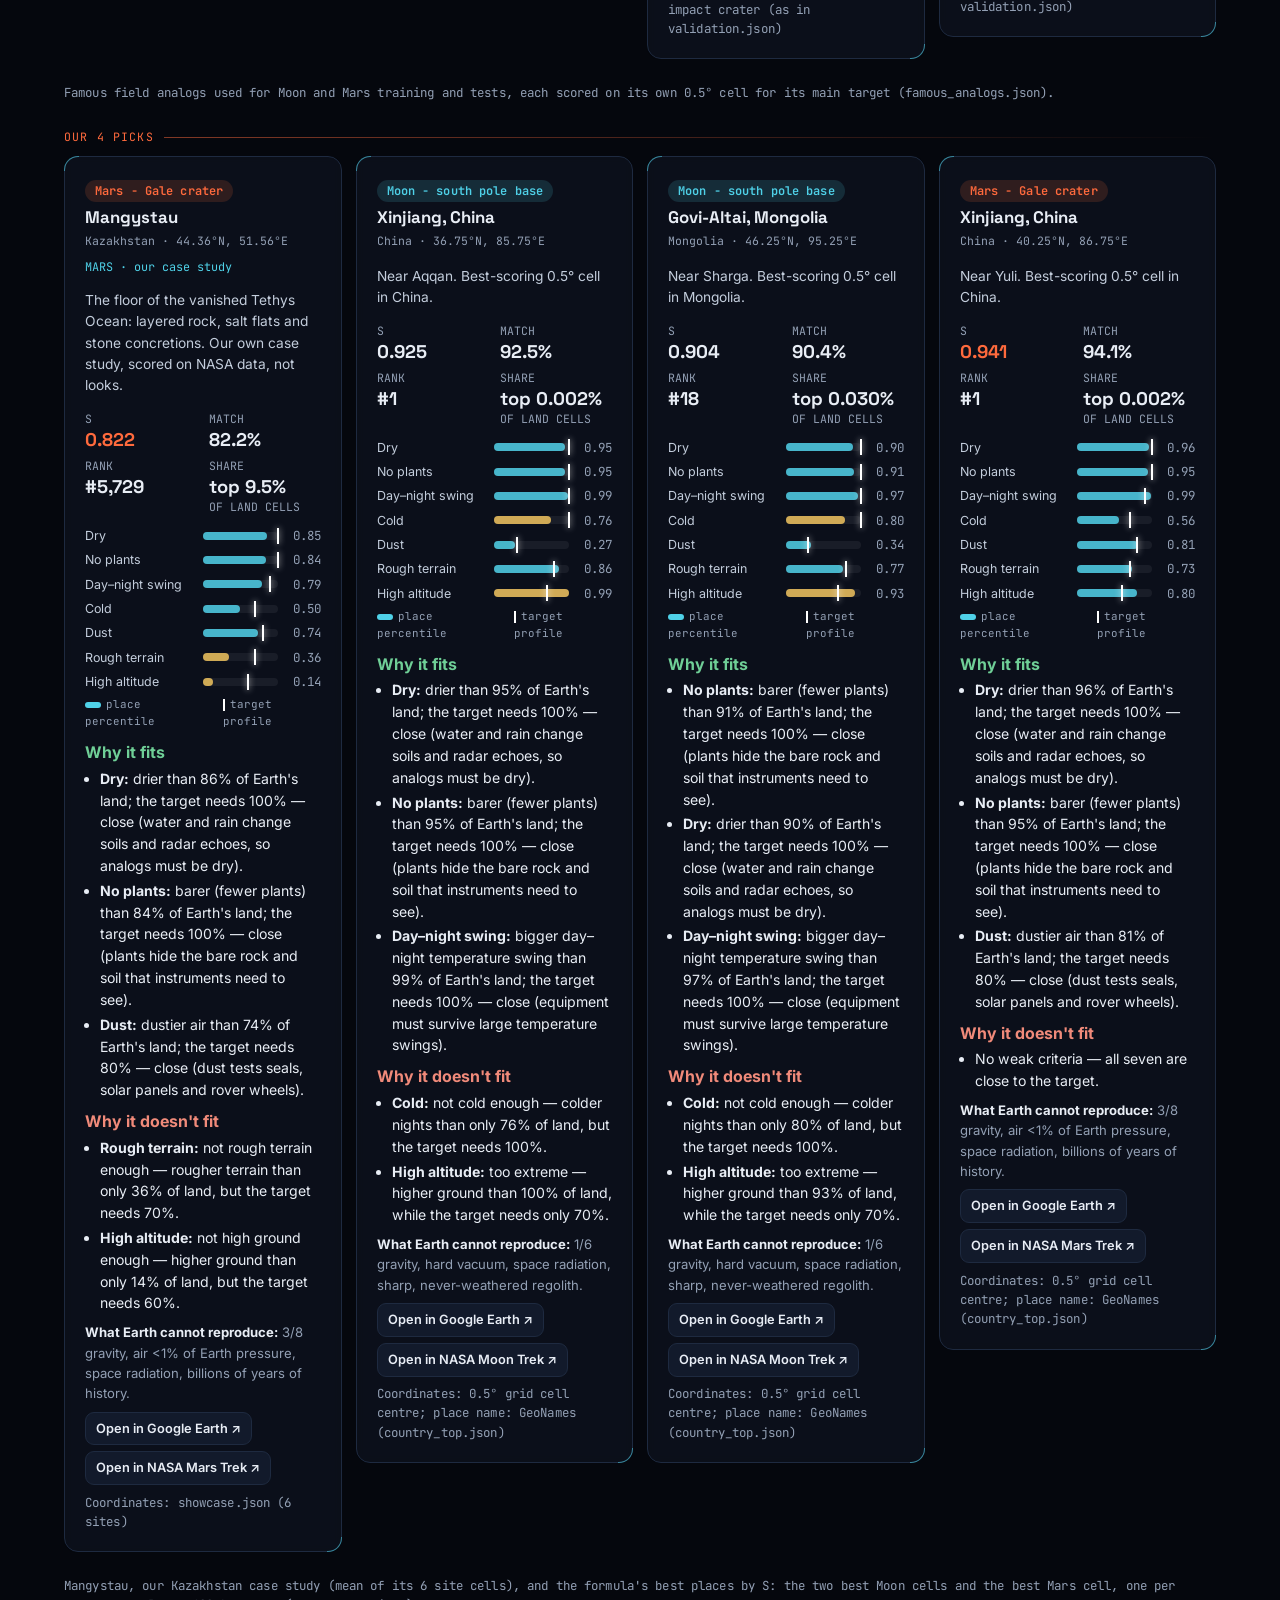
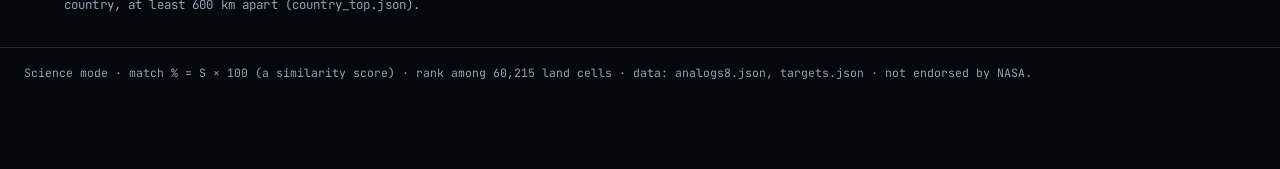
<file: docs/embed/analogs.html>
<!doctype html>
<html lang="en">
<head>
<meta charset="utf-8">
<meta name="viewport" content="width=device-width, initial-scale=1, viewport-fit=cover">
<title>GroundTwin Analogs</title>
<!-- Code written with assistance from Claude (Anthropic) for GroundTwin, NASA Space Apps 2026. Embeddable: add ?embed=1 to hide header/footer.
     8 places chosen by the Analog Engine score only (pipeline/18_analogs8.py -> ../data/analogs8.json (version B, same as the globe)). -->
<link rel="icon" href="data:image/svg+xml,%3Csvg xmlns='http://www.w3.org/2000/svg' viewBox='0 0 32 32'%3E%3Ccircle cx='13' cy='16' r='10' fill='%234fd1e8'/%3E%3Ccircle cx='20' cy='16' r='10' fill='none' stroke='%23e8edf5' stroke-width='2.5'/%3E%3C/svg%3E">
<link rel="stylesheet" href="https://fonts.googleapis.com/css2?family=Inter:wght@400;500;600&family=JetBrains+Mono:wght@400;500&family=Space+Grotesk:wght@500;600;700&display=swap">
<link rel="stylesheet" href="../assets/style.css">
<link rel="stylesheet" href="embed.css">
</head>
<body>
<header class="e-head"><a class="brand" href="../index.html" target="_top">GroundTwin</a><span class="e-title">Earth analogs of the Moon and Mars</span></header>
<main class="e-wrap">
  <div class="a8-head"><h2>Earth twins of the Moon and Mars</h2><a class="btn" id="how" href="analog-engine.html" hidden>How we computed this →</a></div>

  <p class="hud">4 famous field analogs</p>
  <div class="a8-grid" id="famous"></div>
  <p class="note" id="rule-famous"></p>

  <p class="hud mars" style="margin-top:26px">Our 4 picks</p>
  <div class="a8-grid" id="ours"></div>
  <p class="note" id="rule-ours"></p>
</main>
<footer class="e-foot" id="foot"></footer>
<script src="common.js"></script>
<script>
'use strict';
(async () => {
  const { esc, fmt, topPct, ll, body, load, buttons, bars, reasons } = GTE;
  let d, T;
  try { [d, T] = await Promise.all(['analogs8', 'targets'].map(load)); }
  catch (e) { document.getElementById('famous').innerHTML = `<p class="muted">Data not found: ${esc(e.message)}</p>`; return; }
  const w = T.modes[d.mode].weights;
  const card = (x) => {
    const b = body(x.target), lab = T.targets[x.target].label.split(' (')[0];
    return `<article class="card a8-card ${b}"><span class="tag ${b === 'moon' ? 'ice' : 'mars'}">${esc(lab)}</span>
      <h3>${esc(x.name)}</h3><span class="a8-meta">${esc(x.country)} · ${ll(x.lat, x.lon)}</span>${x.tag ? `<div class="a8-listed">${esc(x.tag)}</div>` : ''}${x.blurb ? `<p class="e-text">${esc(x.blurb)}</p>` : x.near ? `<p class="e-text">Near ${esc(x.near)}. Best-scoring 0.5° cell in ${esc(x.country)}.</p>` : ''}
      <div class="e-nums"><div>S<b class="e-s ${b}">${fmt(x.S, 3)}</b></div><div>Match<b>${fmt(x.S * 100, 1)}%</b></div>
        <div>Rank<b>#${x.position.toLocaleString('en')}</b></div><div>Share<b>${topPct(x.top_percent).replace(' of land cells', '')}</b>of land cells</div></div>
      ${bars(x.features, x.profile)}${reasons(x.features, x.profile, w)}
      <p class="e-cannot"><b>What Earth cannot reproduce:</b> ${esc(T.targets[x.target].cannot.join(', '))}.</p>
      ${buttons(x.lat, x.lon, x.target)}<p class="note">Coordinates: ${esc(x.coord_source)}</p></article>`;
  };
  document.getElementById('famous').innerHTML = d.famous.map(card).join('');
  document.getElementById('ours').innerHTML = d.ours.map(card).join('');
  document.getElementById('rule-famous').textContent = d.rule_famous;
  document.getElementById('rule-ours').textContent = d.rule_ours;
  document.getElementById('foot').textContent = `Science mode · match % = S × 100 (a similarity score) · rank among ${d.n_cells.toLocaleString('en')} land cells · data: analogs8.json, targets.json · not endorsed by NASA.`;
  // show the "How we computed this" button only when that page exists
  fetch('analog-engine.html', { method: 'HEAD' }).then((r) => { if (r.ok) document.getElementById('how').hidden = false; }).catch(() => {});
})();
</script>
</body>
</html>
</file>
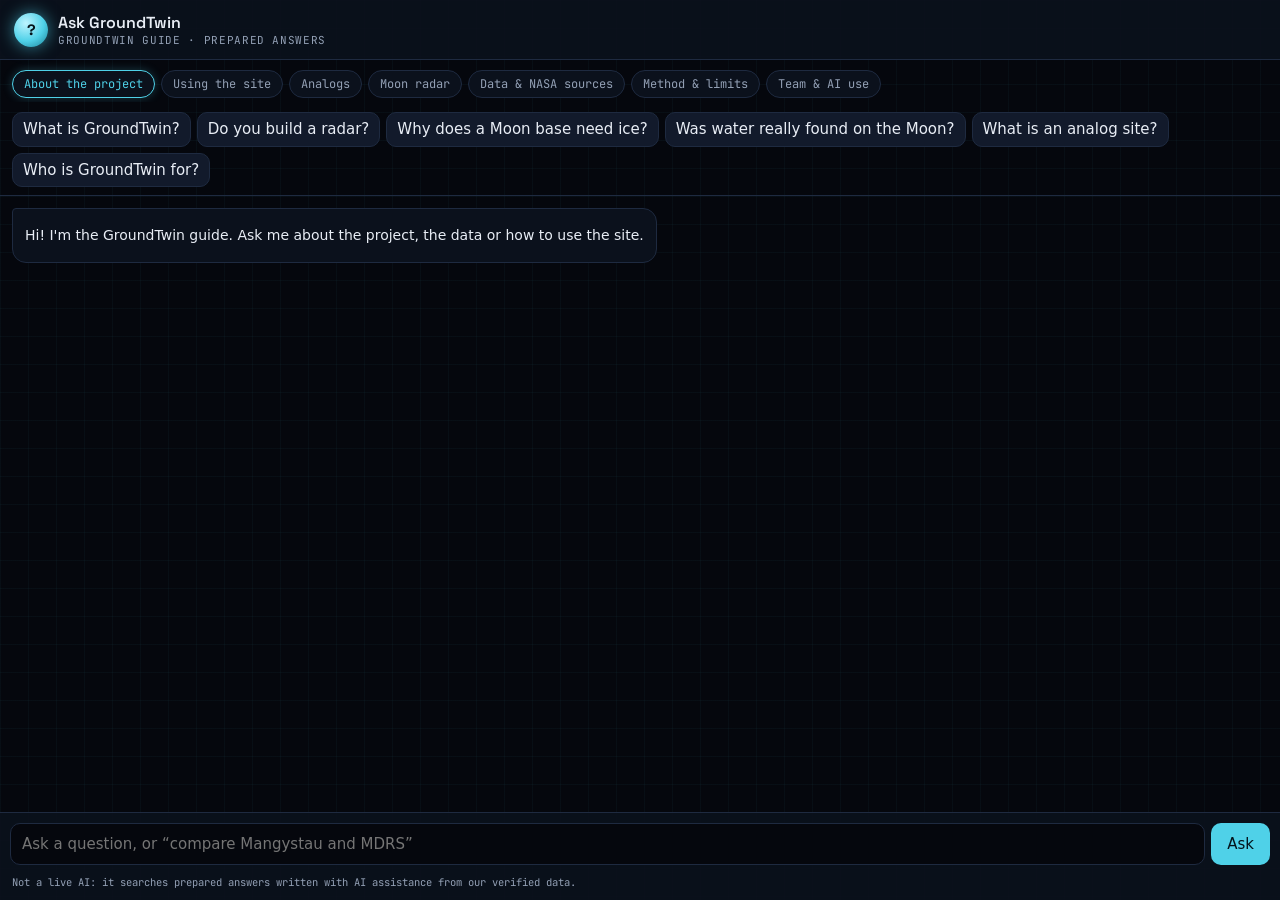
<file: docs/embed/ask.html>
<!doctype html>
<html lang="en">
<head>
<meta charset="utf-8">
<meta name="viewport" content="width=device-width, initial-scale=1, viewport-fit=cover">
<title>Ask GroundTwin</title>
<!-- Code written with assistance from Claude (Anthropic) for GroundTwin, NASA Space Apps 2026. Full-page "Ask GroundTwin" guide for an Embed block. -->
<link rel="icon" href="data:image/svg+xml,%3Csvg xmlns='http://www.w3.org/2000/svg' viewBox='0 0 32 32'%3E%3Ccircle cx='13' cy='16' r='10' fill='%234fd1e8'/%3E%3Ccircle cx='20' cy='16' r='10' fill='none' stroke='%23e8edf5' stroke-width='2.5'/%3E%3C/svg%3E">
<style>html, body { margin: 0; background: #05070d; } body { min-height: 100vh; }</style>
</head>
<body>
<noscript>Ask GroundTwin needs JavaScript.</noscript>
<script src="../assets/ask.js" data-mode="page" defer></script>
</body>
</html>
</file>
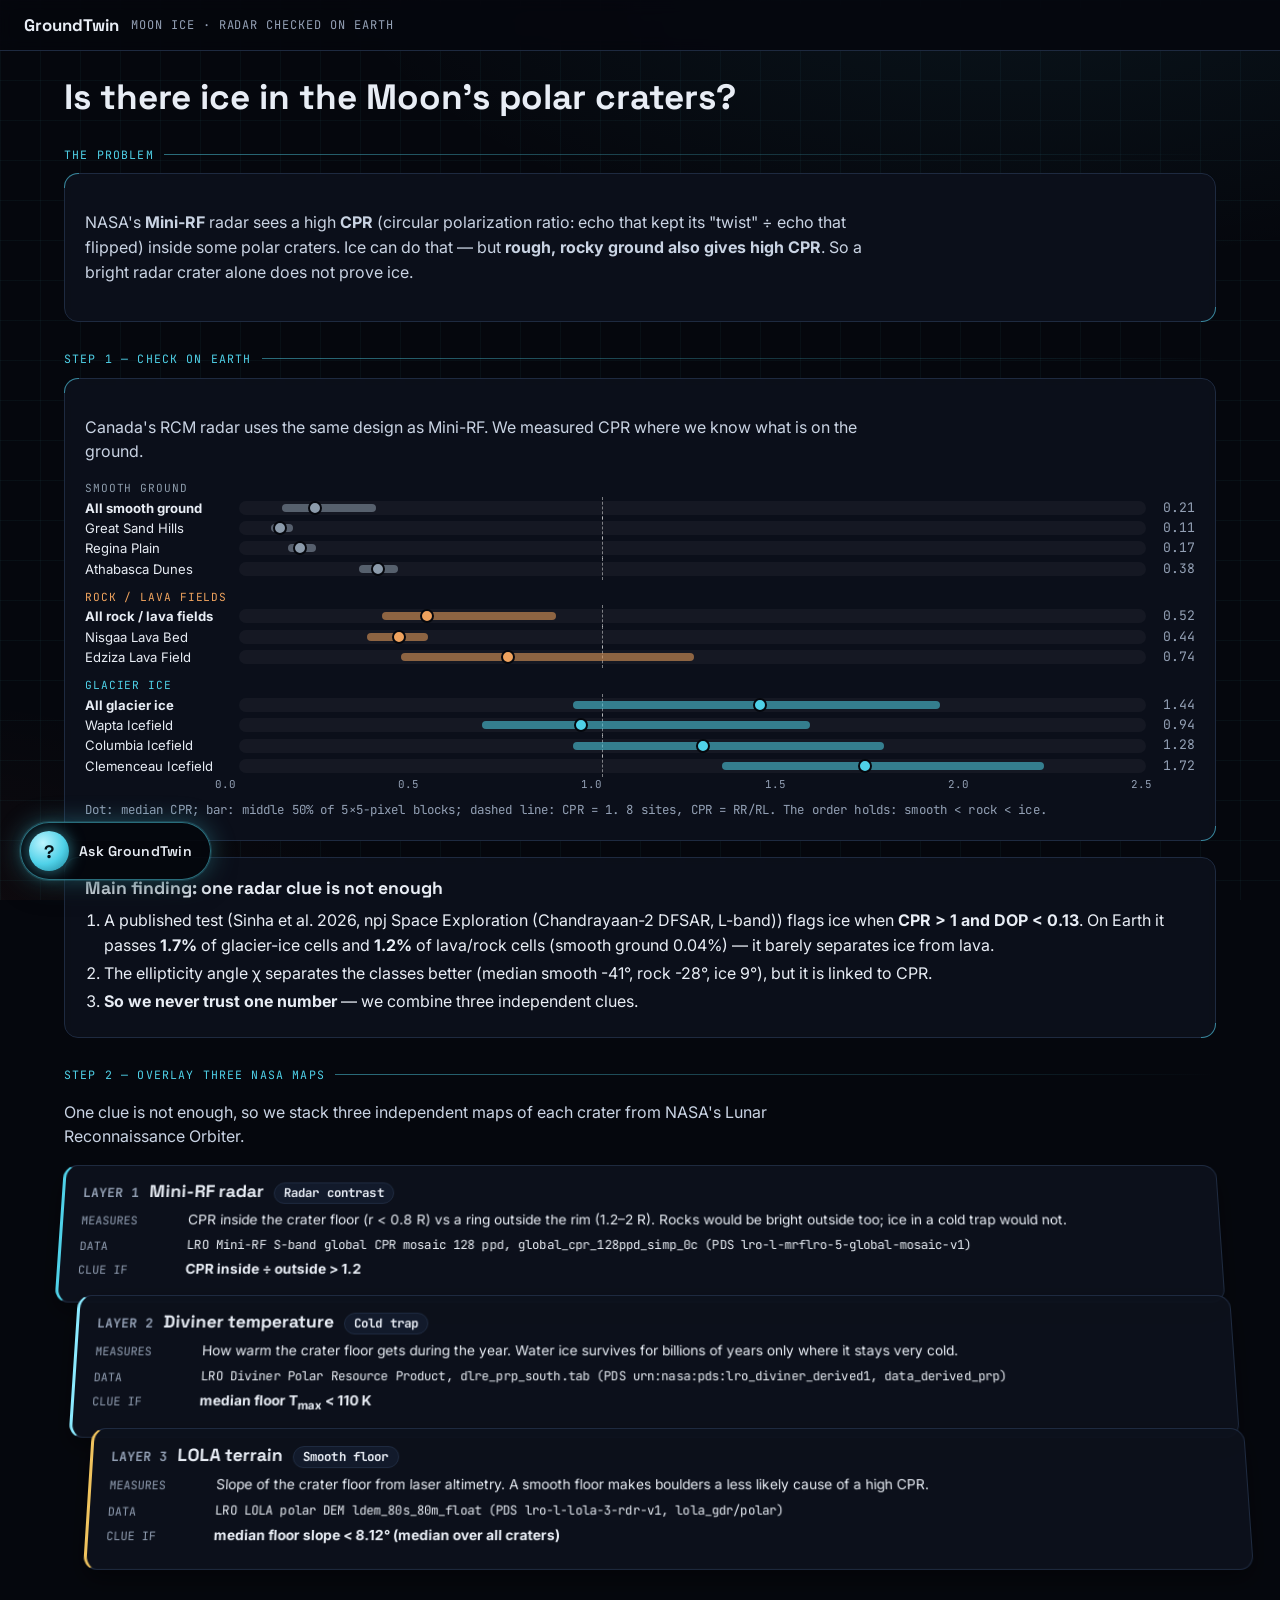
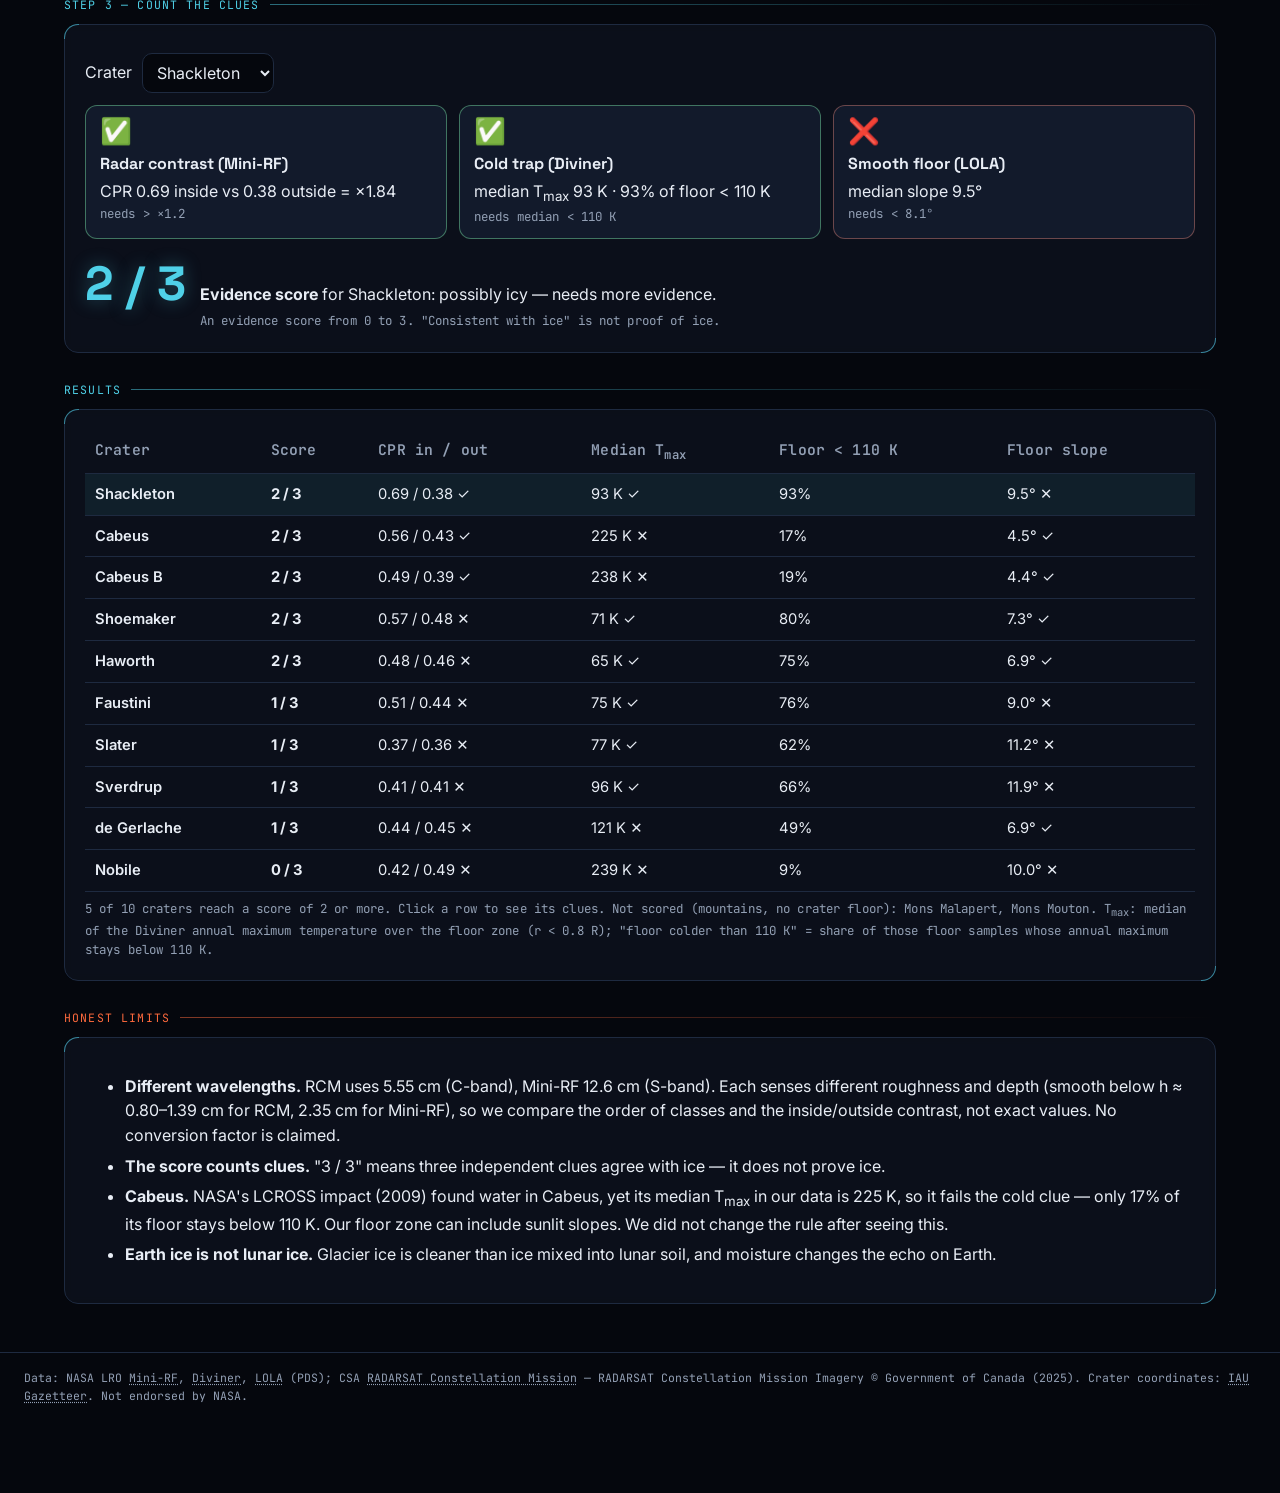
<file: docs/embed/moon-ice.html>
<!doctype html>
<html lang="en">
<head>
<meta charset="utf-8">
<meta name="viewport" content="width=device-width, initial-scale=1, viewport-fit=cover">
<title>GroundTwin Moon Ice</title>
<!-- Code written with assistance from Claude (Anthropic) for GroundTwin, NASA Space Apps 2026. Embeddable: add ?embed=1 to hide header/footer.
     All numbers come from ../data/earth_cpr.json, polarimetry.json, moon_targets.json and wavelength.json. -->
<link rel="icon" href="data:image/svg+xml,%3Csvg xmlns='http://www.w3.org/2000/svg' viewBox='0 0 32 32'%3E%3Ccircle cx='13' cy='16' r='10' fill='%234fd1e8'/%3E%3Ccircle cx='20' cy='16' r='10' fill='none' stroke='%23e8edf5' stroke-width='2.5'/%3E%3C/svg%3E">
<link rel="stylesheet" href="https://fonts.googleapis.com/css2?family=Inter:wght@400;500;600&family=JetBrains+Mono:wght@400;500&family=Space+Grotesk:wght@500;600;700&display=swap">
<link rel="stylesheet" href="../assets/style.css">
<link rel="stylesheet" href="embed.css">
<style>
  .mi-step { margin-top: 28px; }
  .mi-step h2 { font-size: clamp(1.3rem, 3vw, 1.8rem); }
  .mi-lead { color: #c9d3e3; max-width: 820px; }
  /* Earth ruler */
  .ruler { display: grid; gap: 6px; margin-top: 8px; }
  .r-row { display: grid; grid-template-columns: minmax(6.5em, 11em) minmax(0, 1fr) 3em; gap: 10px; align-items: center; font-size: .82rem; }
  .r-row .lab { white-space: nowrap; overflow: hidden; text-overflow: ellipsis; }
  .r-row .val { font-family: var(--font-mono); color: var(--muted); text-align: right; }
  .r-track { position: relative; height: 14px; border-radius: 99px; background: rgba(255,255,255,.04); }
  .r-iqr { position: absolute; top: 3px; height: 8px; border-radius: 99px; opacity: .55; }
  .r-med { position: absolute; top: 0; width: 14px; height: 14px; margin-left: -7px; border-radius: 50%; border: 2px solid #05070d; }
  .r-one { position: absolute; top: -4px; bottom: -4px; width: 0; border-left: 1px dashed rgba(255,255,255,.45); }
  .r-axis { display: grid; grid-template-columns: minmax(6.5em, 11em) minmax(0, 1fr) 3em; gap: 10px; font-family: var(--font-mono); font-size: .68rem; color: var(--muted); }
  .r-axis div { display: flex; justify-content: space-between; }
  .r-head { margin-top: 10px; font-family: var(--font-mono); font-size: .7rem; text-transform: uppercase; letter-spacing: .08em; }
  /* stacked layers */
  .stack { display: grid; gap: 0; margin-top: 12px; perspective: 1200px; }
  .layer { position: relative; margin: 0 0 -10px; padding: 16px 18px 22px; border-radius: 14px; border: 1px solid var(--line); background: var(--surface);
    box-shadow: 0 10px 24px rgba(0,0,0,.45); transform: rotateX(8deg); transform-origin: top; transition: transform .25s; }
  .layer:hover { transform: rotateX(0); }
  .layer:nth-child(2) { margin-left: 14px; margin-right: -14px; }
  .layer:nth-child(3) { margin-left: 28px; margin-right: -28px; margin-bottom: 0; }
  .layer h3 { display: flex; gap: 10px; align-items: baseline; flex-wrap: wrap; margin-bottom: 6px; }
  .layer dl { display: grid; grid-template-columns: 7em minmax(0, 1fr); gap: 4px 10px; margin: 0; font-size: .86rem; }
  .layer dt { font-family: var(--font-mono); font-size: .72rem; color: var(--muted); text-transform: uppercase; padding-top: 2px; }
  .layer dd { margin: 0; overflow-wrap: anywhere; }
  .l-radar { border-left: 3px solid var(--ice); } .l-temp { border-left: 3px solid #8beaff; } .l-terrain { border-left: 3px solid #f0c35e; }
  @media (max-width: 560px) { .layer:nth-child(n) { margin-left: 0; margin-right: 0; transform: none; } }
  /* clues */
  .pick { display: flex; gap: 10px; align-items: center; flex-wrap: wrap; margin: 8px 0 12px; }
  .pick select { padding: 8px 10px; border-radius: 10px; border: 1px solid var(--line); background: var(--bg); color: var(--text); font: inherit; max-width: 100%; }
  .clues3 { display: grid; grid-template-columns: repeat(3, minmax(0, 1fr)); gap: 12px; }
  .cl { border: 1px solid var(--line); border-radius: 12px; padding: 12px 14px; background: var(--surface2); }
  .cl .ic { font-size: 1.6rem; line-height: 1; }
  .cl b { display: block; margin: 6px 0 2px; font-family: var(--font-head); }
  .cl.ok { border-color: rgba(111,207,151,.5); } .cl.bad { border-color: rgba(240,138,122,.4); }
  .score { display: flex; align-items: baseline; gap: 14px; flex-wrap: wrap; margin-top: 14px; }
  .score .big { font: 700 clamp(2rem, 6vw, 3rem) var(--font-head); color: var(--ice); text-shadow: var(--glow); }
  @media (max-width: 760px) { .clues3 { grid-template-columns: minmax(0, 1fr); } }
  tr.sel td { background: rgba(79,209,232,.08); }
</style>
</head>
<body>
<header class="e-head"><a class="brand" href="../index.html" target="_top">GroundTwin</a><span class="e-title">Moon ice · radar checked on Earth</span></header>
<main class="e-wrap">
  <h2 style="margin-top:6px">Is there ice in the Moon's polar craters?</h2>

  <section class="mi-step"><p class="hud">The problem</p>
    <div class="card"><p class="mi-lead">NASA's <b>Mini-RF</b> radar sees a high <b>CPR</b> (circular polarization ratio: echo that kept its "twist" ÷ echo that flipped) inside some polar craters. Ice can do that — but <b>rough, rocky ground also gives high CPR</b>. So a bright radar crater alone does not prove ice.</p></div>
  </section>

  <section class="mi-step"><p class="hud">Step 1 — Check on Earth</p>
    <div class="card"><p class="mi-lead">Canada's RCM radar uses the same design as Mini-RF. We measured CPR where we know what is on the ground.</p>
      <div id="ruler" class="ruler"></div><p class="note" id="ruler-note"></p></div>
    <div class="card why" id="finding"></div>
  </section>

  <section class="mi-step"><p class="hud">Step 2 — Overlay three NASA maps</p>
    <p class="mi-lead">One clue is not enough, so we stack three independent maps of each crater from NASA's Lunar Reconnaissance Orbiter.</p>
    <div class="stack" id="stack"></div>
  </section>

  <section class="mi-step"><p class="hud">Step 3 — Count the clues</p>
    <div class="card"><div class="pick"><label for="crater">Crater</label><select id="crater"></select></div>
      <div class="clues3" id="clues"></div><div class="score" id="score"></div></div>
  </section>

  <section class="mi-step"><p class="hud">Results</p>
    <div class="card"><div class="table-wrap" id="results"></div><p class="note" id="results-note"></p></div>
  </section>

  <section class="mi-step"><p class="hud mars">Honest limits</p>
    <div class="card limits"><ul id="limits"></ul></div>
  </section>
</main>
<footer class="e-foot e-src">Data: NASA LRO <a href="https://science.nasa.gov/mission/lro/mini-rf/" target="_blank" rel="noopener">Mini-RF</a>, <a href="https://pds-geosciences.wustl.edu/missions/lro/diviner.htm" target="_blank" rel="noopener">Diviner</a>, <a href="https://pds-geosciences.wustl.edu/missions/lro/lola.htm" target="_blank" rel="noopener">LOLA</a> (PDS); CSA <a href="https://registry.opendata.aws/rcm-ceos-ard/" target="_blank" rel="noopener">RADARSAT Constellation Mission</a> — RADARSAT Constellation Mission Imagery © Government of Canada (2025). Crater coordinates: <a href="https://planetarynames.wr.usgs.gov" target="_blank" rel="noopener">IAU Gazetteer</a>. Not endorsed by NASA.</footer>
<script src="common.js"></script>
<script>
'use strict';
(async () => {
  const { esc, fmt, load } = GTE;
  const $ = (s) => document.querySelector(s);
  let e, p, m, w;
  try { [e, p, m, w] = await Promise.all(['earth_cpr', 'polarimetry', 'moon_targets', 'wavelength'].map(load)); }
  catch (err) { $('#ruler').innerHTML = `<p class="muted">Data not found: ${esc(err.message)}</p>`; return; }
  const COL = { smooth: '#8c9bab', rough_rock: '#f0a35e', ice: '#4fd1e8' };
  const NAME = { smooth: 'Smooth ground', rough_rock: 'Rock / lava fields', ice: 'Glacier ice' };
  const pretty = (s) => s.replace(/_/g, ' ').replace(/\b\w/g, (c) => c.toUpperCase());
  const pct = (x) => `${fmt(x * 100, x < 0.01 ? 2 : 1)}%`;
  const craters = m.targets.filter((t) => t.ies != null);
  const ORDER = ['smooth', 'rough_rock', 'ice'];

  /* Step 1: Earth ruler (class medians and site medians, middle 50% as bars) */
  const xmax = Math.ceil(Math.max(...e.sites.map((s) => s.p75), ...Object.values(e.classes).map((c) => c.p75)) * 2) / 2;
  const X = (v) => `${(Math.min(v, xmax) / xmax * 100).toFixed(2)}%`;
  const track = (o, c) => `<div class="r-track"><span class="r-one" style="left:${X(1)}"></span><span class="r-iqr" style="left:${X(o.p25)};width:calc(${X(o.p75)} - ${X(o.p25)});background:${c}"></span>
    <span class="r-med" style="left:${X(o.median)};background:${c}" title="median ${fmt(o.median)}"></span></div>`;
  const axis = `<div class="r-axis"><span></span><div>${Array.from({ length: xmax * 2 + 1 }, (_, i) => `<span>${(i / 2).toFixed(1)}</span>`).join('')}</div><span></span></div>`;
  $('#ruler').innerHTML = ORDER.map((c) => `<div class="r-head" style="color:${COL[c]}">${NAME[c]}</div>
      <div class="r-row"><span class="lab"><b>All ${NAME[c].toLowerCase()}</b></span>${track(e.classes[c], COL[c])}<span class="val">${fmt(e.classes[c].median)}</span></div>
      ${e.sites.filter((s) => s.cls === c).sort((a, b) => a.median - b.median).map((s) => `<div class="r-row"><span class="lab">${esc(pretty(s.site))}</span>${track(s, COL[c])}<span class="val">${fmt(s.median)}</span></div>`).join('')}`).join('') + axis;
  $('#ruler-note').innerHTML = `Dot: median CPR; bar: middle 50% of ${e.look}×${e.look}-pixel blocks; dashed line: CPR = 1. ${e.sites.length} sites, ${esc(e.convention)}. The order holds: smooth &lt; rock &lt; ice.`;

  const C = p.earth.classes;
  $('#finding').innerHTML = `<h3>Main finding: one radar clue is not enough</h3><ol>
    <li>A published test (${esc(p.criterion.source.split(';')[0])}) flags ice when <b>CPR &gt; ${p.criterion.cpr_min} and DOP &lt; ${p.criterion.dop_max}</b>. On Earth it passes <b>${pct(C.ice.frac_criterion)}</b> of glacier-ice cells and <b>${pct(C.rough_rock.frac_criterion)}</b> of lava/rock cells (smooth ground ${pct(C.smooth.frac_criterion)}) — it barely separates ice from lava.</li>
    <li>The ellipticity angle χ separates the classes better (median smooth ${fmt(C.smooth.chi_median_of_sites_deg, 0)}°, rock ${fmt(C.rough_rock.chi_median_of_sites_deg, 0)}°, ice ${fmt(C.ice.chi_median_of_sites_deg, 0)}°), but it is linked to CPR.</li>
    <li><b>So we never trust one number</b> — we combine three independent clues.</li></ol>`;

  /* Step 2: three layers */
  const src = m.targets[0].source.split('; ');
  const layers = [
    ['l-radar', 'Mini-RF radar', 'Radar contrast', `CPR inside the crater floor (r &lt; 0.8 R) vs a ring outside the rim (1.2–2 R). Rocks would be bright outside too; ice in a cold trap would not.`, src[0], `CPR inside ÷ outside &gt; ${m.ratio_threshold}`],
    ['l-temp', 'Diviner temperature', 'Cold trap', `How warm the crater floor gets during the year. Water ice survives for billions of years only where it stays very cold.`, src[1], `median floor T<sub>max</sub> &lt; ${m.cold_threshold_k} K`],
    ['l-terrain', 'LOLA terrain', 'Smooth floor', `Slope of the crater floor from laser altimetry. A smooth floor makes boulders a less likely cause of a high CPR.`, src[2], `median floor slope &lt; ${fmt(m.slope_threshold_deg, 2)}° (median over all craters)`],
  ];
  $('#stack').innerHTML = layers.map(([cls, title, clue, what, data, thr], i) => `<article class="layer ${cls}"><h3><span class="e-rank">LAYER ${i + 1}</span>${title}<span class="chip">${clue}</span></h3>
    <dl><dt>Measures</dt><dd>${what}</dd><dt>Data</dt><dd class="small">${esc(data)}</dd><dt>Clue if</dt><dd><b>${thr}</b></dd></dl></article>`).join('');

  /* Step 3: clues for one crater */
  const sel = $('#crater');
  sel.innerHTML = craters.map((t) => `<option ${t.name === 'Shackleton' ? 'selected' : ''}>${esc(t.name)}</option>`).join('');
  function showCrater(name) {
    const t = craters.find((x) => x.name === name), c = t.clues, r = t.cpr_in / t.cpr_out;
    const box = (ok, title, num, why) => `<div class="cl ${ok ? 'ok' : 'bad'}"><span class="ic" aria-label="${ok ? 'yes' : 'no'}">${ok ? '✅' : '❌'}</span><b>${title}</b><div>${num}</div><div class="small muted">${why}</div></div>`;
    $('#clues').innerHTML = box(c.radar, 'Radar contrast (Mini-RF)', `CPR ${fmt(t.cpr_in)} inside vs ${fmt(t.cpr_out)} outside = ×${fmt(r)}`, `needs &gt; ×${m.ratio_threshold}`)
      + box(c.cold, 'Cold trap (Diviner)', `median T<sub>max</sub> ${Math.round(t.tmax_k)} K · ${fmt(t.frac_floor_below_110k * 100, 0)}% of floor &lt; ${m.cold_threshold_k} K`, `needs median &lt; ${m.cold_threshold_k} K`)
      + box(c.smooth, 'Smooth floor (LOLA)', `median slope ${fmt(t.slope_deg, 1)}°`, `needs &lt; ${fmt(m.slope_threshold_deg, 1)}°`);
    const verdict = t.ies === 3 ? 'strongly consistent with ice' : t.ies === 2 ? 'possibly icy — needs more evidence' : 'more likely rocks, slopes or too warm';
    $('#score').innerHTML = `<span class="big">${t.ies} / 3</span><span><b>Evidence score</b> for ${esc(t.name)}: ${verdict}.<br><span class="small muted">An evidence score from 0 to 3. "Consistent with ice" is not proof of ice.</span></span>`;
    document.querySelectorAll('#results tr[data-n]').forEach((tr) => tr.classList.toggle('sel', tr.dataset.n === name));
  }

  /* Results table, sorted by score */
  const yn = (ok) => (ok ? '✓' : '✕');
  const rows = [...craters].sort((a, b) => b.ies - a.ies || b.cpr_in / b.cpr_out - a.cpr_in / a.cpr_out);
  $('#results').innerHTML = `<table class="cmp"><thead><tr><th>Crater</th><th>Score</th><th>CPR in / out</th><th>Median T<sub>max</sub></th><th>Floor &lt; ${m.cold_threshold_k} K</th><th>Floor slope</th></tr></thead>
    <tbody>${rows.map((t) => `<tr data-n="${esc(t.name)}" style="cursor:pointer"><td>${esc(t.name)}</td><td><b>${t.ies} / 3</b></td>
      <td>${fmt(t.cpr_in)} / ${fmt(t.cpr_out)} ${yn(t.clues.radar)}</td><td>${Math.round(t.tmax_k)} K ${yn(t.clues.cold)}</td>
      <td>${fmt(t.frac_floor_below_110k * 100, 0)}%</td><td>${fmt(t.slope_deg, 1)}° ${yn(t.clues.smooth)}</td></tr>`).join('')}</tbody></table>`;
  const mountains = m.targets.filter((t) => t.ies == null).map((t) => t.name);
  $('#results-note').innerHTML = `${craters.filter((t) => t.ies >= 2).length} of ${craters.length} craters reach a score of 2 or more. Click a row to see its clues. ${mountains.length ? `Not scored (mountains, no crater floor): ${esc(mountains.join(', '))}.` : ''} T<sub>max</sub>: ${esc(m.tmax_definition)}.`;
  $('#results').addEventListener('click', (ev) => { const tr = ev.target.closest('tr[data-n]'); if (tr) { sel.value = tr.dataset.n; showCrater(tr.dataset.n); $('#crater').scrollIntoView({ behavior: 'smooth', block: 'center' }); } });
  sel.addEventListener('change', () => showCrater(sel.value));
  showCrater(sel.value);

  /* Honest limits */
  const cab = m.targets.find((t) => t.name === 'Cabeus');
  $('#limits').innerHTML = `<li><b>Different wavelengths.</b> RCM uses ${w.rcm.wavelength_cm} cm (C-band), Mini-RF ${w.minirf.wavelength_cm} cm (S-band). Each senses different roughness and depth (smooth below h ≈ ${fmt(Object.values(w.rcm.h_cm_at_filter_limits)[0])}–${fmt(Object.values(w.rcm.h_cm_at_filter_limits)[1])} cm for RCM, ${fmt(w.minirf.h_cm)} cm for Mini-RF), so we compare the order of classes and the inside/outside contrast, not exact values. No conversion factor is claimed.</li>
    <li><b>The score counts clues.</b> "3 / 3" means three independent clues agree with ice — it does not prove ice.</li>
    ${cab ? `<li><b>Cabeus.</b> NASA's LCROSS impact (2009) found water in Cabeus, yet its median T<sub>max</sub> in our data is ${Math.round(cab.tmax_k)} K, so it fails the cold clue — only ${fmt(cab.frac_floor_below_110k * 100, 0)}% of its floor stays below ${m.cold_threshold_k} K. Our floor zone can include sunlit slopes. We did not change the rule after seeing this.</li>` : ''}
    <li><b>Earth ice is not lunar ice.</b> Glacier ice is cleaner than ice mixed into lunar soil, and moisture changes the echo on Earth.</li>`;
})();
</script>
</body>
</html>
</file>
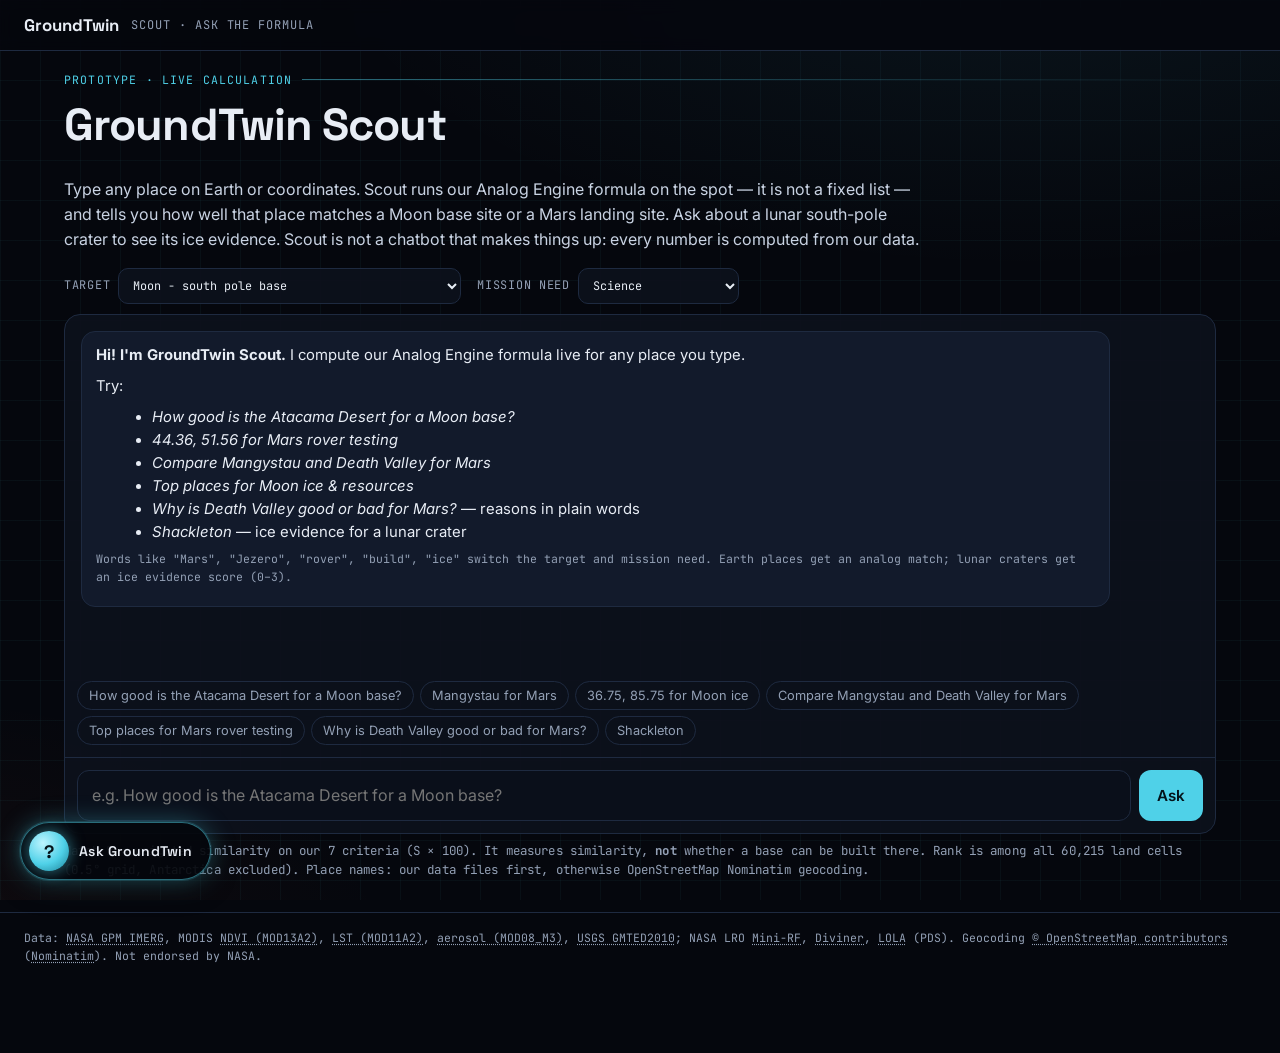
<file: docs/embed/scout.html>
<!doctype html>
<html lang="en">
<head>
<meta charset="utf-8">
<meta name="viewport" content="width=device-width, initial-scale=1, viewport-fit=cover">
<title>GroundTwin Scout</title>
<!-- Code written with assistance from Claude (Anthropic) for GroundTwin, NASA Space Apps 2026. Embeddable: add ?embed=1 to hide header/footer.
     Scout computes the Analog Engine formula live in the browser from ../data/analog_grid.json and ../data/targets.json.
     Lunar crater answers come from ../data/moon_targets.json. Place names: our data files first, then OpenStreetMap Nominatim. -->
<link rel="icon" href="data:image/svg+xml,%3Csvg xmlns='http://www.w3.org/2000/svg' viewBox='0 0 32 32'%3E%3Ccircle cx='13' cy='16' r='10' fill='%234fd1e8'/%3E%3Ccircle cx='20' cy='16' r='10' fill='none' stroke='%23e8edf5' stroke-width='2.5'/%3E%3C/svg%3E">
<link rel="stylesheet" href="https://fonts.googleapis.com/css2?family=Inter:wght@400;500;600&family=JetBrains+Mono:wght@400;500&family=Space+Grotesk:wght@500;600;700&display=swap">
<link rel="stylesheet" href="../assets/style.css">
<link rel="stylesheet" href="embed.css">
<style>
  .sc-lead { color: #c9d3e3; max-width: 860px; }
  .sc-ctrl { display: flex; flex-wrap: wrap; gap: 10px 16px; align-items: center; margin: 14px 0 10px; }
  .sc-ctrl label { font-family: var(--font-mono); font-size: .74rem; color: var(--muted); text-transform: uppercase; letter-spacing: .06em; display: flex; gap: 8px; align-items: center; }
  .sc-ctrl select { max-width: 100%; }
  .sc-chat { border: 1px solid var(--line); border-radius: 16px; background: var(--surface); display: flex; flex-direction: column; min-height: 520px; }
  .sc-log { flex: 1; padding: 16px; display: flex; flex-direction: column; gap: 12px; overflow-y: auto; max-height: min(70vh, 640px); }
  .msg { max-width: 92%; padding: 12px 14px; border-radius: 14px; font-size: .93rem; overflow-wrap: anywhere; }
  .msg.user { align-self: flex-end; background: rgba(79,209,232,.14); border: 1px solid rgba(79,209,232,.35); }
  .msg.bot { align-self: flex-start; background: var(--surface2); border: 1px solid var(--line); width: 92%; }
  .msg.bot p { margin: 0 0 8px; }
  .msg .hint { font-family: var(--font-mono); font-size: .72rem; color: var(--muted); }
  .sc-form { display: flex; gap: 8px; padding: 12px; border-top: 1px solid var(--line); }
  .sc-form input { flex: 1; min-width: 0; background: #0a0f1a; color: var(--text); border: 1px solid var(--line); border-radius: 12px; padding: 12px 14px; font: inherit; }
  .sc-form input:focus { outline: none; border-color: var(--ice); box-shadow: var(--glow); }
  .sc-form button { background: var(--ice); color: #04131a; border: 0; border-radius: 12px; padding: 0 18px; font: 600 .95rem var(--font-body); cursor: pointer; }
  .sc-ex { display: flex; flex-wrap: wrap; gap: 6px; padding: 0 12px 12px; }
  .sc-ex button { background: none; border: 1px solid var(--line); color: var(--muted); border-radius: 999px; padding: 6px 11px; font: .8rem var(--font-body); cursor: pointer; }
  .sc-ex button:hover { color: var(--text); border-color: var(--ice); }
  .res-head { display: flex; justify-content: space-between; gap: 12px; align-items: flex-start; flex-wrap: wrap; }
  .res-name { font-family: var(--font-head); font-weight: 700; font-size: 1.15rem; }
  .res-sub { font-family: var(--font-mono); font-size: .74rem; color: var(--muted); }
  .res-score { text-align: right; }
  .res-pct { font-family: var(--font-head); font-weight: 700; font-size: 2.1rem; line-height: 1; color: var(--ice); }
  .res-pct.mars { color: var(--mars); }
  .verdict { display: inline-block; margin-top: 4px; font-size: .78rem; font-weight: 600; padding: 3px 10px; border-radius: 999px; border: 1px solid var(--line); }
  .v1 { color: var(--yes); border-color: rgba(111,207,151,.5); } .v2 { color: #b8e986; } .v3 { color: #f0c35e; } .v4 { color: var(--no); }
  .kv { display: grid; grid-template-columns: repeat(3, minmax(0, 1fr)); gap: 8px; margin: 10px 0; }
  .kv div { background: rgba(255,255,255,.03); border: 1px solid var(--line); border-radius: 10px; padding: 8px 10px; }
  .kv b { display: block; font-family: var(--font-head); font-size: 1.05rem; }
  .kv span { font-family: var(--font-mono); font-size: .68rem; color: var(--muted); text-transform: uppercase; }
  .cmp { width: 100%; border-collapse: collapse; font-size: .86rem; }
  .cmp th, .cmp td { padding: 6px 8px; border-bottom: 1px solid var(--line); text-align: left; white-space: nowrap; }
  .cmp th { color: var(--muted); font-weight: 600; }
  .tw { overflow-x: auto; }
  .clue { display: grid; grid-template-columns: 1.6em minmax(0, 1fr); gap: 6px; margin: 4px 0; font-size: .9rem; }
  details.how { margin-top: 8px; font-size: .84rem; color: var(--muted); }
  details.how summary { cursor: pointer; color: var(--ice); }
  .tops li { margin: 3px 0; }
  @media (max-width: 600px) { .kv { grid-template-columns: repeat(2, minmax(0, 1fr)); } .msg.bot { width: 100%; max-width: 100%; } .res-score { text-align: left; } }
</style>
</head>
<body>
<header class="e-head"><a class="brand" href="../index.html" target="_top">GroundTwin</a><span class="e-title">Scout · ask the formula</span></header>
<main class="e-wrap">
  <div class="hud">Prototype · live calculation</div>
  <h1 style="font-size:clamp(1.7rem,4.5vw,2.8rem)">GroundTwin Scout</h1>
  <p class="sc-lead">Type any place on Earth or coordinates. Scout runs our Analog Engine formula on the spot — it is not a fixed list — and tells you how well that place matches a Moon base site or a Mars landing site. Ask about a lunar south-pole crater to see its ice evidence. Scout is not a chatbot that makes things up: every number is computed from our data.</p>
  <div class="sc-ctrl">
    <label>Target <select id="tgt"></select></label>
    <label>Mission need <select id="mode"></select></label>
  </div>
  <section class="sc-chat" aria-label="GroundTwin Scout">
    <div class="sc-log" id="log" aria-live="polite"></div>
    <div class="sc-ex" id="ex"></div>
    <form class="sc-form" id="f"><input id="q" placeholder="e.g. How good is the Atacama Desert for a Moon base?" autocomplete="off" aria-label="Your question"><button>Ask</button></form>
  </section>
  <p class="note">Match % = weighted similarity on our 7 criteria (S × 100). It measures similarity, <b>not</b> whether a base can be built there. Rank is among all <span id="ncells">…</span> land cells (<span id="celldeg">…</span>° grid, Antarctica excluded). Place names: our data files first, otherwise OpenStreetMap Nominatim geocoding.</p>
</main>
<footer class="e-foot e-src">Data: <a href="https://gpm.nasa.gov/data" target="_blank" rel="noopener">NASA GPM IMERG</a>, MODIS <a href="https://www.earthdata.nasa.gov/data/catalog/lpcloud-mod13a2-061" target="_blank" rel="noopener">NDVI (MOD13A2)</a>, <a href="https://www.earthdata.nasa.gov/data/catalog/lpcloud-mod11a2-061" target="_blank" rel="noopener">LST (MOD11A2)</a>, <a href="https://ladsweb.modaps.eosdis.nasa.gov/missions-and-measurements/products/MOD08_M3" target="_blank" rel="noopener">aerosol (MOD08_M3)</a>, <a href="https://www.usgs.gov/publications/global-multi-resolution-terrain-elevation-data-2010-gmted2010" target="_blank" rel="noopener">USGS GMTED2010</a>; NASA LRO <a href="https://science.nasa.gov/mission/lro/mini-rf/" target="_blank" rel="noopener">Mini-RF</a>, <a href="https://pds-geosciences.wustl.edu/missions/lro/diviner.htm" target="_blank" rel="noopener">Diviner</a>, <a href="https://pds-geosciences.wustl.edu/missions/lro/lola.htm" target="_blank" rel="noopener">LOLA</a> (PDS). Geocoding <a href="https://www.openstreetmap.org/copyright" target="_blank" rel="noopener">© OpenStreetMap contributors</a> (<a href="https://nominatim.org/" target="_blank" rel="noopener">Nominatim</a>). Not endorsed by NASA.</footer>
<script src="common.js"></script>
<script>
'use strict';
(async () => {
  const { FEAT, esc, fmt, ll, load, bars, buttons } = window.GTE;
  const log = document.getElementById('log'), q = document.getElementById('q');
  const selT = document.getElementById('tgt'), selM = document.getElementById('mode');
  let G, T, MT, SC, FA, V, EC, MG;
  try {
    [G, T, MT, SC, FA, V, EC, MG] = await Promise.all(['analog_grid', 'targets', 'moon_targets', 'showcase', 'famous_analogs', 'validation', 'earth_cpr', 'mangystau'].map(load));
  } catch (e) { log.innerHTML = `<div class="msg bot">Could not load data: ${esc(e.message)}</div>`; return; }

  const FK = G.features, N = G.cells.length, CD = G.cell_deg;
  document.getElementById('ncells').textContent = N.toLocaleString('en'); document.getElementById('celldeg').textContent = CD;
  Object.entries(T.targets).forEach(([k, v]) => selT.add(new Option(v.label, k)));
  Object.entries(T.modes).forEach(([k, v]) => selM.add(new Option(v.label, k)));
  selT.value = 'moon_south_pole'; selM.value = 'science';

  // ---- grid index & scoring ----
  const key = (lat, lon) => `${(Math.floor(lat / CD) * CD + CD / 2).toFixed(2)},${(Math.floor(lon / CD) * CD + CD / 2).toFixed(2)}`;
  const IDX = new Map(G.cells.map((c, i) => [`${c[1].toFixed(2)},${c[0].toFixed(2)}`, i]));   // cells are [lon, lat, p1..p7]
  const featsOf = (c) => Object.fromEntries(FK.map((k, j) => [k, c[2 + j]]));
  const S = (f, tk, mk) => { const p = T.targets[tk].profile, w = T.modes[mk].weights; let n = 0, d = 0;
    FK.forEach((k) => { n += (w[k] || 0) * (1 - Math.abs(f[k] - p[k])); d += (w[k] || 0); }); return d ? n / d : 0; };
  const cache = {};
  const sorted = (tk, mk) => cache[tk + mk] || (cache[tk + mk] = (() => {
    const a = new Float64Array(N); G.cells.forEach((c, i) => { a[i] = S(featsOf(c), tk, mk); }); return { a, s: Float64Array.from(a).sort().reverse() }; })());
  const rankOf = (s, tk, mk) => { const arr = sorted(tk, mk).s; let lo = 0, hi = arr.length; while (lo < hi) { const m = (lo + hi) >> 1; if (arr[m] > s + 1e-12) lo = m + 1; else hi = m; } return lo + 1; };
  const cellNear = (lat, lon) => {
    const i = IDX.get(key(lat, lon)); if (i != null) return { i, exact: true };
    for (const dl of [-CD, 0, CD]) for (const dn of [-CD, 0, CD]) { const j = IDX.get(key(lat + dl, lon + dn)); if (j != null) return { i: j, exact: false }; }
    return null;
  };
  const verdict = (top) => top <= 1 ? ['Excellent analog', 'v1'] : top <= 10 ? ['Strong analog', 'v2'] : top <= 25 ? ['Moderate analog', 'v3'] : ['Weak analog', 'v4'];
  const topTxt = (x) => `top ${x >= 0.1 ? x.toFixed(1) : x.toFixed(3)}%`;

  // ---- gazetteer: only places with coordinates in our data files ----
  const GAZ = [];
  const add = (name, lat, lon, src, group) => { if (name && isFinite(lat) && isFinite(lon)) GAZ.push({ name, lat, lon, src, group }); };
  (FA.sites || []).forEach((s) => add(s.name, s.lat, s.lon, s.coord_source));
  (V.known_sites || []).forEach((s) => add(s.name, s.lat, s.lon, s.coord_source));
  (SC.cards || []).forEach((c) => (c.sites || []).forEach((s) => add(s.name, s.lat, s.lon, s.coord_source, c.key)));
  (MG.places || []).forEach((s) => add(s.name, s.lat, s.lon, s.coord_source, 'mangystau'));
  (EC.sites || []).forEach((s) => add(s.site.replace(/_/g, ' ').replace(/\b\w/g, (m) => m.toUpperCase()), s.lat, s.lon, 'earth_cpr.json'));
  const groups = { mangystau: { name: 'Mangystau, Kazakhstan (6 field sites)', members: () => GAZ.filter((g) => g.group === 'mangystau') } };
  const norm = (s) => s.toLowerCase().normalize('NFD').replace(/[̀-ͯ]/g, '').replace(/[^a-z0-9 ]+/g, ' ').replace(/\s+/g, ' ').trim();
  const STOP = /\b(how|good|is|the|a|an|for|as|to|of|be|would|could|what|about|score|rate|check|analog|analogue|place|site|moon|lunar|base|mars|martian|gale|jezero|crater|landing|rover|rovers|testing|test|tests|build|building|construction|habitat|ice|water|resources|science|mission|training|good|best|candidate|please|me|tell|in|on|at|desert)\b/g;
  const findLocal = (text) => {
    const t = norm(text); if (!t) return null;
    if (/\bmang(y|i)?stau\b|\bmangyshlak\b/.test(t)) return { group: 'mangystau' };
    let best = null;
    for (const g of GAZ) { const n = norm(g.name); const short = norm(g.name.split(/[(,/]/)[0]);
      if (short.length >= 4 && (t.includes(short) || short.includes(t))) { if (!best || short.length > best.len) best = { g, len: short.length }; }
      else if (n.length >= 4 && t.includes(n)) { if (!best || n.length > best.len) best = { g, len: n.length }; } }
    return best ? { place: best.g } : null;
  };
  const geocode = async (text) => {
    const r = await fetch(`https://nominatim.openstreetmap.org/search?format=json&limit=1&q=${encodeURIComponent(text)}`, { headers: { 'Accept-Language': 'en' } });
    if (!r.ok) throw new Error('geocoding failed'); const j = await r.json(); if (!j.length) return null;
    return { name: j[0].display_name.split(',').slice(0, 3).join(','), lat: +j[0].lat, lon: +j[0].lon, src: 'OpenStreetMap Nominatim' };
  };
  const parseCoords = (text) => {
    const m = text.match(/(-?\d{1,2}(?:\.\d+)?)\s*°?\s*([NSns])?\s*[,;\s]\s*(-?\d{1,3}(?:\.\d+)?)\s*°?\s*([EWew])?/);
    if (!m) return null; let lat = +m[1], lon = +m[3];
    if (m[2] && /s/i.test(m[2])) lat = -Math.abs(lat); if (m[4] && /w/i.test(m[4])) lon = -Math.abs(lon);
    if (Math.abs(lat) > 90 || Math.abs(lon) > 180) return null; return { name: ll(lat, lon), lat, lon, src: 'your coordinates' };
  };

  // ---- intent ----
  const intent = (text) => {
    const t = text.toLowerCase(); let tk = selT.value, mk = selM.value;
    let hasT = true;
    if (/\bjezero\b/.test(t)) tk = 'mars_jezero'; else if (/\b(mars|martian|gale)\b/.test(t)) tk = 'mars_gale'; else if (/\b(moon|lunar)\b/.test(t)) tk = 'moon_south_pole'; else hasT = false;
    if (/\b(rover|rovers|drive|driving|operations?)\b/.test(t)) mk = 'operations';
    else if (/\b(build|building|construct|construction|habitat)\b/.test(t)) mk = 'construction';
    else if (/\b(ice|water|resources?|cold traps?)\b/.test(t)) mk = 'resources';
    else if (/\bscience\b/.test(t) || hasT) mk = 'science';   // naming a target without a mission need means the default (Science)
    selT.value = tk; selM.value = mk; return { tk, mk };
  };

  // ---- answers ----
  const say = (html, who = 'bot') => { const d = document.createElement('div'); d.className = `msg ${who}`; d.innerHTML = html; log.appendChild(d); log.scrollTop = log.scrollHeight; return d; };
  const evalPlace = (pl, tk, mk) => {
    if (pl.group) { const ms = groups[pl.group].members(); const cells = ms.map((m) => cellNear(m.lat, m.lon)).filter(Boolean);
      if (!cells.length) return null;
      const cellsF = cells.map((c) => featsOf(G.cells[c.i]));
      const f = Object.fromEntries(FK.map((k) => [k, cellsF.reduce((a, x) => a + x[k], 0) / cellsF.length]));
      const lat = ms.reduce((a, m) => a + m.lat, 0) / ms.length, lon = ms.reduce((a, m) => a + m.lon, 0) / ms.length;
      return { name: groups[pl.group].name, lat, lon, f, cellsF, src: '6 field-site cells (score = mean, rank = median, as on the Analogs page; coordinates from Wikipedia / OpenStreetMap)', exact: true, n: cells.length }; }
    const c = cellNear(pl.lat, pl.lon); if (!c) return { none: true, name: pl.name, lat: pl.lat, lon: pl.lon };
    return { name: pl.name, lat: pl.lat, lon: pl.lon, f: featsOf(G.cells[c.i]), src: pl.src, exact: c.exact, n: 1 };
  };
  const scoreOf = (r, tk, mk) => {
    if (!r.cellsF) { const s = S(r.f, tk, mk); return { s, rank: rankOf(s, tk, mk) }; }
    const ss = r.cellsF.map((f) => S(f, tk, mk)), ps = ss.map((x) => rankOf(x, tk, mk) - 1).sort((a, b) => a - b), n = ps.length;
    const med = n % 2 ? ps[(n - 1) / 2] : (ps[n / 2 - 1] + ps[n / 2]) / 2;
    return { s: ss.reduce((a, x) => a + x, 0) / n, rank: Math.floor(med) + 1 };   // same rule as the Analogs page: mean S, median rank of the cells
  };
  const reasons = (f, tk, mk) => window.GTE.reasons(f, T.targets[tk].profile, T.modes[mk].weights);   // shared with the Analogs page (common.js)
  const scoreBlock = (r, tk, mk) => {
    const { s, rank } = scoreOf(r, tk, mk), top = rank / N * 100, [vt, vc] = verdict(top), prof = T.targets[tk].profile, mars = tk.startsWith('mars');
    const parts = FK.map((k) => [k, 1 - Math.abs(r.f[k] - prof[k])]);
    const yes = parts.filter((p) => p[1] >= 0.8).map((p) => FEAT[p[0]]), part = parts.filter((p) => p[1] >= 0.5 && p[1] < 0.8).map((p) => FEAT[p[0]]), no = parts.filter((p) => p[1] < 0.5).map((p) => FEAT[p[0]]);
    return { s, rank, top, html: `
      <div class="res-head"><div><div class="res-name">${esc(r.name)}</div><div class="res-sub">${ll(r.lat, r.lon)} · ${esc(T.targets[tk].label)} · ${esc(T.modes[mk].label)}${r.exact ? '' : ' · nearest land cell'}</div></div>
      <div class="res-score"><div class="res-pct ${mars ? 'mars' : ''}">${(s * 100).toFixed(1)}%</div><span class="verdict ${vc}">${vt}</span></div></div>
      <div class="kv"><div><b>${fmt(s, 3)}</b><span>Score S</span></div><div><b>#${rank.toLocaleString('en')}</b><span>of ${N.toLocaleString('en')} cells</span></div><div><b>${topTxt(top)}</b><span>of Earth's land</span></div></div>
      ${bars(r.f, prof)}
      <p style="margin-top:8px"><b style="color:var(--yes)">Matches:</b> ${yes.join(', ') || '—'} · <b style="color:#f0c35e">Partly:</b> ${part.join(', ') || '—'} · <b style="color:var(--no)">Differs:</b> ${no.join(', ') || '—'}</p>
      ${reasons(r.f, tk, mk)}
      <p><b>What Earth cannot reproduce:</b> ${esc((T.targets[tk].cannot || []).join(', '))}.</p>
      ${buttons(r.lat, r.lon, tk)}
      <details class="how"><summary>How was this computed?</summary>
        s<sub>i</sub> = 1 − |p<sub>i</sub> − t<sub>i</sub>| for each criterion (p = how extreme the place is on Earth, 0–1 percentile; t = target profile); S = Σ w<sub>i</sub>s<sub>i</sub> / Σ w<sub>i</sub>.
        Weights for "${esc(T.modes[mk].label)}": ${FK.map((k) => `${FEAT[k]} ${T.modes[mk].weights[k]}`).join(' · ')}. Location source: ${esc(r.src)}. Grid cell 0.5°.
        Verdict labels are ours: top 1% excellent, top 10% strong, top 25% moderate, otherwise weak. Grid values are stored rounded to 3 decimals, so a rank can differ by a few places from the pipeline output.</details>` };
  };
  const answerPlace = async (text) => {
    const { tk, mk } = intent(text);
    const pl = await resolve(text); if (!pl) return say(`<p>I couldn't find that place. Try a name (e.g. <i>Atacama Desert</i>, <i>Death Valley</i>, <i>Mangystau</i>) or coordinates like <i>44.36, 51.56</i>.</p>`);
    const r = evalPlace(pl, tk, mk);
    if (!r || r.none) return say(`<p><b>${esc(pl.name)}</b> (${ll(pl.lat, pl.lon)}) has no land cell in our grid — it is ocean, Antarctica (excluded) or outside 60°S–90°N.</p>`);
    say(scoreBlock(r, tk, mk).html);
  };
  const resolve = async (text) => {
    const c = parseCoords(text); if (c) return c;
    const loc = findLocal(text); if (loc) return loc.group ? loc : loc.place;
    const clean = text.replace(STOP, ' ').replace(/[?!.]/g, ' ').replace(/\s+/g, ' ').trim();
    if (clean.length < 3) return null;
    const loc2 = findLocal(clean); if (loc2) return loc2.group ? loc2 : loc2.place;
    try { return await geocode(clean); } catch { return null; }
  };
  const crater = (text) => { const t = norm(text); return (MT.targets || []).filter((x) => x.ies != null).sort((a, b) => b.name.length - a.name.length).find((x) => t.includes(norm(x.name))); };
  const answerCrater = (c) => {
    const ratio = c.cpr_in / c.cpr_out, ok = (b) => (b ? '✅' : '❌');
    say(`<div class="res-head"><div><div class="res-name">${esc(c.name)} — lunar south pole</div><div class="res-sub">${fmt(Math.abs(c.lat), 2)}°S, ${fmt(c.lon, 2)}°E · ${esc(c.kind || '')}</div></div>
      <div class="res-score"><div class="res-pct">${c.ies} / 3</div><span class="verdict ${c.ies >= 3 ? 'v1' : c.ies === 2 ? 'v2' : c.ies === 1 ? 'v3' : 'v4'}">ice evidence score</span></div></div>
      <div class="clue"><span>${ok(c.clues.radar)}</span><span><b>Radar (Mini-RF):</b> CPR inside ${fmt(c.cpr_in)} vs outside ${fmt(c.cpr_out)} → ×${fmt(ratio)} (needs > ${MT.ratio_threshold})</span></div>
      <div class="clue"><span>${ok(c.clues.cold)}</span><span><b>Cold (Diviner):</b> median floor T<sub>max</sub> ${fmt(c.tmax_k, 0)} K (needs < ${MT.cold_threshold_k} K) · ${fmt(c.frac_floor_below_110k * 100, 0)}% of the floor below 110 K</span></div>
      <div class="clue"><span>${ok(c.clues.smooth)}</span><span><b>Smooth floor (LOLA):</b> median slope ${fmt(c.slope_deg, 1)}° (needs < ${fmt(MT.slope_threshold_deg, 1)}°)</span></div>
      <p style="margin-top:8px">${c.ies >= 2 ? 'Consistent with ice — a candidate worth a closer look for a base near ice.' : 'Weak ice evidence from our three clues.'} This is an evidence score, not proof of ice. On Earth we found that one radar clue alone cannot separate ice from lava, so we combine three.</p>
      <div class="e-btns"><a class="e-btn" href="https://trek.nasa.gov/moon/" target="_blank" rel="noopener">Open NASA Moon Trek ↗</a></div>`);
  };
  const answerTop = (text) => {
    const { tk, mk } = intent(text); const { a } = sorted(tk, mk);
    const idx = Array.from(a.keys()).sort((i, j) => a[j] - a[i]); const out = []; const minKm = 600;
    const dist = (p, q) => { const R = 6371, r = Math.PI / 180, dl = (q[1] - p[1]) * r, dn = (q[0] - p[0]) * r; const h = Math.sin(dl / 2) ** 2 + Math.cos(p[1] * r) * Math.cos(q[1] * r) * Math.sin(dn / 2) ** 2; return 2 * R * Math.asin(Math.sqrt(h)); };
    for (const i of idx) { const c = G.cells[i]; if (out.every((o) => dist(o, c) >= minKm)) out.push(c); if (out.length === 5) break; }
    say(`<p><b>Top 5 land cells right now</b> for <i>${esc(T.targets[tk].label)}</i> · <i>${esc(T.modes[mk].label)}</i> (computed live, at least ${minKm} km apart):</p>
      <ol class="tops">${out.map((c) => `<li>${ll(c[1], c[0])} — match <b>${(S(featsOf(c), tk, mk) * 100).toFixed(1)}%</b> · <a href="${window.GTE.gearth ? '' : ''}https://earth.google.com/web/@${c[1]},${c[0]},800a,60000d,35y,0h,0t,0r" target="_blank" rel="noopener">Google Earth ↗</a></li>`).join('')}</ol>
      <p class="hint">Change the target or mission need above and ask again — the list is recomputed from the formula, not stored.</p>`);
  };
  const answerCompare = async (a, b, text) => {
    const { tk, mk } = intent(text); const [pa, pb] = await Promise.all([resolve(a), resolve(b)]);
    if (!pa || !pb) return say(`<p>I couldn't find ${!pa ? `"${esc(a)}"` : `"${esc(b)}"`}. Try another name or coordinates.</p>`);
    const ra = evalPlace(pa, tk, mk), rb = evalPlace(pb, tk, mk);
    if (!ra || ra.none || !rb || rb.none) return say('<p>One of these points has no land cell in our grid (ocean or Antarctica).</p>');
    const oa = scoreOf(ra, tk, mk), ob = scoreOf(rb, tk, mk), sa = oa.s, sb = ob.s, ka = oa.rank, kb = ob.rank, prof = T.targets[tk].profile;
    const diffs = FK.map((k) => [k, ra.f[k] - rb.f[k]]).filter((d) => Math.abs(d[1]) >= 0.1).sort((x, y) => Math.abs(y[1]) - Math.abs(x[1])).slice(0, 3)
      .map(([k, d]) => `${d > 0 ? esc(ra.name) : esc(rb.name)} is more extreme in <i>${FEAT[k]}</i> (${fmt(ra.f[k])} vs ${fmt(rb.f[k])})`);
    say(`<p><b>${esc(ra.name)}</b> vs <b>${esc(rb.name)}</b> for <i>${esc(T.targets[tk].label)}</i> · <i>${esc(T.modes[mk].label)}</i></p>
      <div class="tw"><table class="cmp"><tr><th>Criterion</th><th>Target</th><th>${esc(ra.name.slice(0, 28))}</th><th>${esc(rb.name.slice(0, 28))}</th></tr>
      ${FK.map((k) => `<tr><td>${FEAT[k]}</td><td>${fmt(prof[k])}</td><td>${fmt(ra.f[k])}</td><td>${fmt(rb.f[k])}</td></tr>`).join('')}
      <tr><th>Match</th><td></td><th>${(sa * 100).toFixed(1)}%</th><th>${(sb * 100).toFixed(1)}%</th></tr>
      <tr><th>Rank</th><td></td><td>#${ka.toLocaleString('en')} (${topTxt(ka / N * 100)})</td><td>#${kb.toLocaleString('en')} (${topTxt(kb / N * 100)})</td></tr></table></div>
      <p style="margin-top:8px">${sa === sb ? 'They score the same.' : `<b>${esc(sa > sb ? ra.name : rb.name)}</b> is the closer match by our formula.`} ${diffs.length ? diffs.join('; ') + '.' : 'Their criteria are very similar.'}</p>
      <details class="how" open><summary>Why each place fits or not</summary><p><b>${esc(ra.name)}</b></p>${reasons(ra.f, tk, mk)}<p><b>${esc(rb.name)}</b></p>${reasons(rb.f, tk, mk)}</details>
      <p><b>Neither can reproduce:</b> ${esc((T.targets[tk].cannot || []).join(', '))}.</p>`);
  };
  const help = () => say(`<p><b>Hi! I'm GroundTwin Scout.</b> I compute our Analog Engine formula live for any place you type.</p>
    <p>Try:</p><ul style="margin:0 0 6px 1.1em">
    <li><i>How good is the Atacama Desert for a Moon base?</i></li><li><i>44.36, 51.56 for Mars rover testing</i></li>
    <li><i>Compare Mangystau and Death Valley for Mars</i></li><li><i>Top places for Moon ice &amp; resources</i></li><li><i>Why is Death Valley good or bad for Mars?</i> — reasons in plain words</li><li><i>Shackleton</i> — ice evidence for a lunar crater</li></ul>
    <p class="hint">Words like "Mars", "Jezero", "rover", "build", "ice" switch the target and mission need. Earth places get an analog match; lunar craters get an ice evidence score (0–3).</p>`);

  const handle = async (text) => {
    text = text.trim(); if (!text) return; say(esc(text), 'user');
    const thinking = say('<span class="hint">Computing…</span>');
    try {
      const t = text.toLowerCase();
      const cm = text.match(/^\s*(?:compare\s+)?(.+?)\s+(?:and|vs\.?|versus|with)\s+(.+?)(?:\s+for\s+.+)?\s*[?.!]?\s*$/i);
      const c = crater(text);
      if (/^(help|hi|hello|\?)$/i.test(t)) help();
      else if (/\b(top|best)\b/.test(t) && !/\b(compare|vs)\b/.test(t)) answerTop(text);
      else if (cm && /\b(compare|vs\.?|versus)\b/i.test(text)) await answerCompare(cm[1].replace(/^compare\s+/i, ''), cm[2], text);
      else if (c && !parseCoords(text)) answerCrater(c);
      else await answerPlace(text);
    } catch (e) { say(`<p>Something went wrong: ${esc(e.message)}</p>`); }
    thinking.remove();
  };
  document.getElementById('f').addEventListener('submit', (e) => { e.preventDefault(); const v = q.value; q.value = ''; handle(v); });
  const EX = ['How good is the Atacama Desert for a Moon base?', 'Mangystau for Mars', '36.75, 85.75 for Moon ice', 'Compare Mangystau and Death Valley for Mars', 'Top places for Mars rover testing', 'Why is Death Valley good or bad for Mars?', 'Shackleton'];
  const ex = document.getElementById('ex'); EX.forEach((x) => { const b = document.createElement('button'); b.type = 'button'; b.textContent = x; b.onclick = () => handle(x); ex.appendChild(b); });
  help();
})();
</script>
</body>
</html>
</file>
<file: docs/assets/style.css>
/* GroundTwin — change the brand here (colors + fonts) */
:root {
  --bg: #05070d;
  --surface: rgba(12,17,28,.92);
  --surface2: #121a2b;
  --line: #1e2a40;
  --text: #e8edf5;
  --muted: #93a0b5;
  --ice: #4fd1e8;      /* accent: ice / Moon */
  --rock: #f0a35e;     /* rock fields */
  --smooth: #8c9bab;   /* smooth ground */
  --mars: #ff6a3d;
  --earth: #6fcf97;
  --yes: #6fcf97;
  --no: #f08a7a;
  --radius: 14px;
  --font-head: "Space Grotesk", system-ui, sans-serif;
  --font-body: "Inter", system-ui, sans-serif;
  --font-mono: "JetBrains Mono", ui-monospace, SFMono-Regular, Menlo, monospace;
  --grid: rgba(79,209,232,.045);
  --glow: 0 0 18px rgba(79,209,232,.35);
}
* { box-sizing: border-box; }
html, body { margin: 0; background: var(--bg); color: var(--text); font-family: var(--font-body); font-size: 16px; line-height: 1.55; }
a { color: var(--ice); }
h1, h2, h3 { font-family: var(--font-head); line-height: 1.15; margin: 0 0 .6em; }
h1 { font-size: clamp(2rem, 5.5vw, 3.6rem); letter-spacing: -0.02em; }
h1 em { font-style: normal; color: var(--ice); }
h2 { font-size: clamp(1.5rem, 3.4vw, 2.2rem); margin-top: .4em; }
h3 { font-size: 1.1rem; }
.muted { color: var(--muted); font-weight: 400; }
.small { font-size: .85rem; }
.note { color: var(--muted); font-size: .85rem; margin: .6em 0 0; }

#demo-banner { position: sticky; top: 0; z-index: 2000; background: #f6c445; color: #1b1300; font-weight: 600; font-size: .85rem; padding: 6px 16px; text-align: center; }

.nav { position: sticky; top: 0; z-index: 1000; display: flex; align-items: center; gap: 24px; padding: 12px 24px; background: rgba(10,14,22,.85); backdrop-filter: blur(10px); border-bottom: 1px solid var(--line); }
#demo-banner:not([hidden]) + .nav { top: 30px; }
.brand { display: flex; align-items: center; gap: 10px; color: var(--text); text-decoration: none; font-family: var(--font-head); font-weight: 700; font-size: 1.2rem; }
.nav nav { display: flex; gap: 4px; margin-left: auto; }
.nav nav a { color: var(--muted); text-decoration: none; padding: 8px 12px; border-radius: 10px; font-weight: 500; font-size: .95rem; }
.nav nav a:hover { color: var(--text); background: var(--surface); }
.nav nav a.active { color: var(--text); background: var(--surface2); }
.menu { display: none; margin-left: auto; background: none; border: 1px solid var(--line); color: var(--text); border-radius: 10px; padding: 6px 12px; font-size: 1.1rem; }

main { max-width: 1200px; margin: 0 auto; padding: 24px; }
.page { animation: fade .25s ease; }
@keyframes fade { from { opacity: 0; transform: translateY(6px); } to { opacity: 1; } }

.hero { padding: 48px 0 24px; max-width: 860px; }
.kicker { color: var(--ice); font-weight: 600; letter-spacing: .04em; text-transform: uppercase; font-size: .8rem; }
.lead { font-size: 1.12rem; color: #c9d3e3; }
.lead.narrow { max-width: 820px; }
.cta { display: flex; gap: 12px; flex-wrap: wrap; margin-top: 20px; }
.btn { display: inline-block; padding: 12px 20px; border-radius: 12px; border: 1px solid var(--line); color: var(--text); text-decoration: none; font-weight: 600; background: var(--surface); }
.btn:hover { border-color: var(--ice); }
.btn.primary { background: var(--ice); color: #04131a; border-color: var(--ice); }

.stats { display: grid; grid-template-columns: repeat(4, 1fr); gap: 12px; margin: 20px 0 28px; }
.stat { background: var(--surface); border: 1px solid var(--line); border-radius: var(--radius); padding: 16px; }
.stat b { display: block; font-family: var(--font-head); font-size: 1.9rem; color: var(--text); }
.stat span { color: var(--muted); font-size: .85rem; }

.card { background: var(--surface); border: 1px solid var(--line); border-radius: var(--radius); padding: 20px; margin-bottom: 16px; }
.card-h { display: flex; justify-content: space-between; align-items: baseline; gap: 12px; flex-wrap: wrap; }
.cards3 { display: grid; grid-template-columns: repeat(3, 1fr); gap: 16px; }
.module { color: var(--text); text-decoration: none; display: flex; flex-direction: column; transition: transform .15s, border-color .15s; }
.module:hover { transform: translateY(-3px); border-color: var(--ice); }
.module p { color: #c3cddc; flex: 1; }
.more { color: var(--ice); font-weight: 600; }
.tag { align-self: flex-start; font-size: .75rem; font-weight: 600; padding: 3px 10px; border-radius: 999px; margin-bottom: 10px; }
.tag.ice { background: rgba(79,209,232,.15); color: var(--ice); }
.tag.earth { background: rgba(111,207,151,.15); color: var(--earth); }
.tag.mars { background: rgba(224,115,90,.15); color: var(--mars); }
.why ol { margin: 0; padding-left: 1.2em; } .why li { margin: .4em 0; }

.grid2 { display: grid; grid-template-columns: 1fr 1fr; gap: 16px; }
.steps { display: grid; grid-template-columns: repeat(3, 1fr); gap: 12px; margin-bottom: 16px; }
.step { display: flex; gap: 12px; align-items: flex-start; background: var(--surface); border: 1px solid var(--line); border-radius: var(--radius); padding: 14px; }
.step span { flex: none; width: 28px; height: 28px; border-radius: 50%; background: var(--ice); color: #04131a; font-weight: 700; display: grid; place-items: center; }
.step p { margin: 0; font-size: .93rem; }

#polar { width: 100%; height: auto; display: block; }
#polar .crater { cursor: pointer; transition: r .15s; }
#polar .crater:hover, #polar .crater.sel { stroke: #fff; stroke-width: 2.5; }
#polar text { fill: var(--muted); font-size: 11px; font-family: var(--font-body); }
#polar .lbl { fill: var(--text); font-size: 12px; font-weight: 500; pointer-events: none; }
.legend { display: flex; gap: 14px; flex-wrap: wrap; font-size: .82rem; color: var(--muted); margin-top: 6px; }
.legend i { display: inline-block; width: 10px; height: 10px; border-radius: 50%; margin-right: 5px; vertical-align: -1px; }

.ies { display: flex; align-items: center; gap: 16px; margin: 6px 0 14px; }
.ies .score { font-family: var(--font-head); font-size: 2.6rem; font-weight: 700; }
.ies .verdict { font-weight: 600; }
.clue { display: flex; gap: 10px; align-items: flex-start; padding: 10px 0; border-top: 1px solid var(--line); }
.clue .ic { flex: none; width: 24px; height: 24px; border-radius: 50%; display: grid; place-items: center; font-weight: 700; font-size: .85rem; }
.clue .ic.ok { background: rgba(111,207,151,.18); color: var(--yes); }
.clue .ic.bad { background: rgba(240,138,122,.15); color: var(--no); }
.clue b { display: block; }
.clue span { color: var(--muted); font-size: .88rem; }
.twin { margin-top: 12px; background: var(--surface2); border-radius: 12px; padding: 14px; }
.twin b { color: var(--ice); }

#ruler { width: 100%; height: auto; display: block; }
#ruler text { font-family: var(--font-body); font-size: 12px; fill: var(--muted); }
#ruler .site-lbl { fill: var(--text); }

.controls { display: flex; gap: 14px; flex-wrap: wrap; align-items: center; margin-bottom: 14px; }
.controls label { color: var(--muted); font-size: .9rem; display: flex; gap: 8px; align-items: center; max-width: 100%; }
select { max-width: 100%; min-width: 0; background: var(--surface); color: var(--text); border: 1px solid var(--line); border-radius: 10px; padding: 8px 10px; font: inherit; }
.seg { display: flex; background: var(--surface); border: 1px solid var(--line); border-radius: 12px; padding: 3px; flex-wrap: wrap; }
.seg button { background: none; border: 0; color: var(--muted); padding: 7px 12px; border-radius: 9px; font: inherit; font-weight: 500; cursor: pointer; }
.seg button.on { background: var(--ice); color: #04131a; }
.check input { accent-color: var(--ice); }
.grid-explore { display: grid; grid-template-columns: 1.7fr 1fr; gap: 16px; align-items: start; }
.map-card { position: sticky; top: 84px; }
.map-card { padding: 10px; }
#map { height: 600px; border-radius: 10px; background: #070a10; }
.map-legend { display: flex; align-items: center; gap: 8px; font-size: .8rem; color: var(--muted); padding: 8px 6px 0; }
.ramp { display: inline-block; width: 140px; height: 10px; border-radius: 5px; background: linear-gradient(90deg, #12324a, #2a8fb0, #4fd1e8, #ffffff); }
.side .card { margin-bottom: 16px; }
.top10 { margin: 0; padding-left: 1.4em; }
.top10 li { padding: 6px 4px; border-bottom: 1px solid var(--line); cursor: pointer; font-size: .92rem; }
.top10 li:hover { color: var(--ice); }
.top10 .sc { float: right; color: var(--ice); font-weight: 600; }
.top10 .near { display: block; color: var(--muted); font-size: .8rem; }
.chips { display: flex; flex-wrap: wrap; gap: 6px; margin-top: 6px; }
.chip { font-size: .78rem; padding: 3px 9px; border-radius: 999px; background: var(--surface2); border: 1px solid var(--line); }
.chip.yes { color: var(--yes); } .chip.no { color: var(--no); }
.place-h { display: flex; justify-content: space-between; align-items: baseline; }
.place-h .big { font-family: var(--font-head); font-size: 2rem; color: var(--ice); font-weight: 700; }
.radar-wrap { position: relative; height: 260px; }

.chart { position: relative; height: 260px; }
.frames img { width: 100%; border-radius: 10px; display: block; }
.frames input[type=range] { width: 100%; accent-color: var(--ice); }
.frame-year { font-family: var(--font-head); font-size: 1.6rem; font-weight: 700; color: var(--ice); }
.placeholder { border: 1px dashed var(--line); border-radius: 12px; padding: 40px 20px; text-align: center; color: var(--muted); }

.table-wrap { overflow-x: auto; }
table.cmp { width: 100%; border-collapse: collapse; font-size: .92rem; }
.cmp th, .cmp td { text-align: left; padding: 9px 10px; border-bottom: 1px solid var(--line); vertical-align: top; }
.cmp th { color: var(--muted); font-weight: 600; }
.cmp td:first-child { font-weight: 600; white-space: nowrap; }
.cmp td.yes { color: #d6f5e3; } .cmp td.yes::before { content: "✓ "; color: var(--yes); }
.cmp td.no { color: #f7d7d1; } .cmp td.no::before { content: "≠ "; color: var(--no); }
.tex { overflow-x: auto; padding: 8px 0; font-size: 1.05rem; }
.dot { display: inline-block; width: 10px; height: 10px; border-radius: 50%; margin: 0 4px 0 6px; }
.dot.smooth { background: var(--smooth); } .dot.rock { background: var(--rock); } .dot.ice { background: var(--ice); }
.limits li { margin: .35em 0; }
.foot { text-align: center; color: var(--muted); font-size: .85rem; padding: 30px 16px 40px; }

.leaflet-container { font-family: var(--font-body); }
.leaflet-tooltip { background: var(--surface2); color: var(--text); border: 1px solid var(--line); }

@media (max-width: 900px) {
  .cards3, .grid2, .steps, .grid-explore { grid-template-columns: 1fr; }
  .stats { grid-template-columns: 1fr 1fr; }
  #map { height: 420px; }
  .map-card { position: static; }
}
@media (max-width: 720px) {
  main { padding: 16px; }
  .nav { padding: 10px 16px; }
  .menu { display: block; }
  .nav nav { display: none; position: absolute; top: 100%; left: 0; right: 0; flex-direction: column; background: var(--bg); border-bottom: 1px solid var(--line); padding: 8px 16px; }
  .nav nav.open { display: flex; }
  .hero { padding-top: 24px; }
}

/* Mangystau image grid */
.figs { display: grid; grid-template-columns: repeat(auto-fill, minmax(min(100%, 260px), 1fr)); gap: 16px; }
.figs figure { margin: 0; }
.figs img { width: 100%; height: auto; border-radius: 8px; display: block; }

.pca { margin: 16px 0 0; }
.pca img { width: 100%; max-width: 760px; height: auto; display: block; border-radius: 8px; background: #fff; }

tr.gold td { background: rgba(79, 209, 232, .07); }


/* "By our numbers" explanations (AI-written from our data) */
.expl { margin: 6px 0 4px; font-size: .82rem; color: var(--muted); }
.expl summary { cursor: pointer; color: var(--text); }
.expl p { margin: 4px 0; }
.lbl-ai { font-size: .68rem; padding: 1px 7px; border-radius: 999px; background: rgba(240,163,94,.15); color: var(--rock); margin-left: 4px; }

#sc-cards .card, #sc-top > div { min-width: 0; overflow-wrap: anywhere; }

/* T9: no horizontal page scroll on phones (390 px) */
.grid2 > *, .steps > *, .cards3 > *, .grid-explore > *, .figs > *, .card { min-width: 0; }
.tex, .table-wrap, .katex-display { overflow-x: auto; max-width: 100%; }
.katex-display > .katex { white-space: nowrap; }
.card p, .card li, .note { overflow-wrap: anywhere; }
@media (max-width: 480px) { .stat b { font-size: 1.6rem; white-space: nowrap; } }

/* ===== Theme: dark space + engineering blueprint ===== */
body { background-color: var(--bg);
  background-image: linear-gradient(var(--grid) 1px, transparent 1px), linear-gradient(90deg, var(--grid) 1px, transparent 1px),
    radial-gradient(1200px 600px at 80% -10%, rgba(79,209,232,.08), transparent 60%), radial-gradient(900px 500px at -10% 110%, rgba(255,106,61,.06), transparent 60%);
  background-size: 40px 40px, 40px 40px, auto, auto; background-attachment: fixed; }
.kicker, .small, .note, .tag, .chip, .stat span, .map-legend, .muted.small, th { font-family: var(--font-mono); letter-spacing: .01em; }
.note, .small { font-size: .78rem; }
.card { position: relative; backdrop-filter: blur(4px); }
.card::before, .card::after { content: ""; position: absolute; width: 14px; height: 14px; pointer-events: none; border-color: rgba(79,209,232,.55); border-style: solid; }
.card::before { top: -1px; left: -1px; border-width: 1px 0 0 1px; border-top-left-radius: var(--radius); }
.card::after { bottom: -1px; right: -1px; border-width: 0 1px 1px 0; border-bottom-right-radius: var(--radius); }
.btn.primary, .seg button.on { box-shadow: var(--glow); }
h1 em { text-shadow: var(--glow); }
.tag.mars { background: rgba(255,106,61,.15); color: var(--mars); }
@media (prefers-reduced-motion: reduce) { .page { animation: none; } }
.map-card { position: sticky; }
@media (max-width: 900px) { .map-card { position: static; } }
[hidden] { display: none !important; }
</file>
<file: docs/embed/embed.css>
/* Code written with assistance from Claude (Anthropic) for GroundTwin, NASA Space Apps 2026. */
/* Embeddable pages: builds on ../assets/style.css (theme tokens, cards, chips, tables). */
html, body { overflow-x: hidden; }
.e-wrap { max-width: 1200px; margin: 0 auto; padding: 20px clamp(12px, 3vw, 24px) 32px; }
.e-head { display: flex; align-items: center; gap: 12px; flex-wrap: wrap; padding: 12px clamp(12px, 3vw, 24px); border-bottom: 1px solid var(--line);
  background: rgba(5,7,13,.85); backdrop-filter: blur(8px); position: sticky; top: 0; z-index: 900; }
.e-head .brand { font-size: 1.05rem; }
.e-head .e-title { font-family: var(--font-mono); font-size: .75rem; color: var(--muted); text-transform: uppercase; letter-spacing: .08em; }
.e-foot { padding: 16px clamp(12px, 3vw, 24px); border-top: 1px solid var(--line); font-family: var(--font-mono); font-size: .72rem; color: var(--muted); }
.is-embed .e-head, .is-embed .e-foot { display: none !important; }
.is-embed .e-foot.e-src { display: block !important; }   /* data sources stay visible inside Framer */
.e-src a { color: inherit; text-decoration: underline dotted; text-underline-offset: 2px; }
.hud { font-family: var(--font-mono); font-size: .72rem; letter-spacing: .1em; text-transform: uppercase; color: var(--ice); display: flex; align-items: center; gap: 10px; margin: 0 0 10px; }
.hud::after { content: ""; flex: 1; height: 1px; background: linear-gradient(90deg, rgba(79,209,232,.5), transparent); }
.hud.mars { color: var(--mars); }
.hud.mars::after { background: linear-gradient(90deg, rgba(255,106,61,.5), transparent); }

/* tabs (prototype, globe toggle) */
.e-tabs { display: inline-flex; gap: 4px; padding: 4px; border: 1px solid var(--line); border-radius: 12px; background: var(--surface); flex-wrap: wrap; }
.e-tabs a, .e-tabs button { padding: 8px 14px; border-radius: 9px; color: var(--muted); text-decoration: none; font: 500 .9rem var(--font-body); background: none; border: 0; cursor: pointer; }
.e-tabs a.active, .e-tabs button.active { background: var(--ice); color: #04131a; box-shadow: var(--glow); }

/* legend */
.e-legend { display: grid; grid-template-columns: minmax(0, 1.2fr) minmax(0, 2fr); gap: 16px; }
.e-legend ul { margin: 0; padding-left: 1.1em; columns: 2; column-gap: 24px; font-size: .88rem; }
.e-legend li { break-inside: avoid; margin-bottom: 4px; }
.e-formula { font-family: var(--font-mono); font-size: .9rem; background: rgba(79,209,232,.06); border: 1px dashed rgba(79,209,232,.35); border-radius: 10px; padding: 8px 12px; overflow-x: auto; }

/* top lists */
.e-top { display: grid; grid-template-columns: repeat(2, minmax(0, 1fr)); gap: 16px; }
.e-place { border-top: 1px solid var(--line); padding: 10px 0; }
.e-place summary { cursor: pointer; list-style: none; display: grid; grid-template-columns: auto minmax(0, 1fr) auto; gap: 10px; align-items: baseline; }
.e-place summary::-webkit-details-marker { display: none; }
.e-rank { font-family: var(--font-mono); color: var(--muted); font-size: .8rem; }
.e-s { font-family: var(--font-head); font-weight: 700; font-size: 1.25rem; color: var(--ice); }
.mars .e-s, .e-s.mars { color: var(--mars); }
.e-sub { display: block; font-family: var(--font-mono); font-size: .74rem; color: var(--muted); }
.e-place[open] summary { margin-bottom: 8px; }

/* highlighted cards */
.e-cards { display: grid; grid-template-columns: repeat(3, minmax(0, 1fr)); gap: 16px; align-items: start; }
.e-card h3 { margin-bottom: 4px; }
.e-site { border-top: 1px dashed var(--line); margin-top: 12px; padding-top: 12px; }
.e-nums { display: grid; grid-template-columns: repeat(2, minmax(0, 1fr)); gap: 6px 12px; margin: 8px 0; }
.e-nums div { font-family: var(--font-mono); font-size: .72rem; color: var(--muted); text-transform: uppercase; }
.e-nums b { display: block; font: 700 1.15rem var(--font-head); color: var(--text); text-transform: none; }
.e-text { font-size: .86rem; color: #c3cddc; }
.e-cannot { font-size: .82rem; color: var(--muted); margin: 8px 0; }
.e-cannot b { color: var(--text); }

/* criteria bars */
.e-bars { display: grid; gap: 5px; margin: 10px 0; }
.e-bar { display: grid; grid-template-columns: 8.8em minmax(0, 1fr) 2.8em; align-items: center; gap: 8px; font-size: .78rem; }
.e-bar-l { color: #c3cddc; white-space: nowrap; overflow: hidden; text-overflow: ellipsis; }
.e-bar-v { font-family: var(--font-mono); color: var(--muted); text-align: right; }
.e-bar-t { position: relative; height: 8px; border-radius: 99px; background: rgba(255,255,255,.06); }
.e-bar-t i { position: absolute; inset: 0 auto 0 0; border-radius: 99px; background: var(--ice); opacity: .85; transition: width .6s ease; }
.e-bar.part .e-bar-t i { background: #f0c35e; }
.e-bar.no .e-bar-t i { background: var(--no); }
.e-bar-t b { position: absolute; top: -4px; width: 2px; height: 16px; margin-left: -1px; background: #fff; box-shadow: 0 0 6px rgba(255,255,255,.8); }
.e-bar-key { display: flex; gap: 14px; font-family: var(--font-mono); font-size: .68rem; color: var(--muted); }
.e-bar-key i { display: inline-block; vertical-align: middle; margin-right: 5px; }
.k-fill { width: 16px; height: 6px; border-radius: 9px; background: var(--ice); }
.k-tick { width: 2px; height: 12px; background: #fff; }
.chip.part { border-color: rgba(240,195,94,.5); color: #f0c35e; }
.e-chiprow { display: flex; flex-wrap: wrap; align-items: center; gap: 5px; margin: 3px 0; }
.e-chiplab { font-family: var(--font-mono); font-size: .68rem; color: var(--muted); width: 4.8em; text-transform: uppercase; }

.e-btns { display: flex; flex-wrap: wrap; gap: 6px; margin-top: 8px; }
.e-btn { display: inline-block; padding: 6px 10px; border-radius: 9px; border: 1px solid var(--line); background: var(--surface2); color: var(--text); text-decoration: none; font-size: .8rem; font-weight: 600; }
.e-btn:hover { border-color: var(--ice); }
.e-btn.mars:hover { border-color: var(--mars); }
.e-ai { font-family: var(--font-mono); font-size: .66rem; padding: 1px 7px; border-radius: 999px; background: rgba(255,106,61,.12); color: var(--mars); }

@media (max-width: 960px) { .e-cards { grid-template-columns: minmax(0, 1fr); } }
@media (max-width: 760px) { .e-top, .e-legend { grid-template-columns: minmax(0, 1fr); } .e-legend ul { columns: 1; } }
@media (max-width: 400px) { .e-bar { grid-template-columns: 6.4em minmax(0, 1fr) 2.6em; } }
.map-card { top: 64px; }
.is-embed .map-card, #pane2d .map-card { top: 10px; }
.scout-frame { display: block; width: 100%; height: min(1100px, 90vh); min-height: 640px; border: 1px solid var(--line); border-radius: 14px; background: var(--bg); }

/* "Why it fits / why it doesn't" (GTE.reasons) and the 8-place Analogs page */
.why ul { margin: 0 0 8px 1.1em; padding: 0; font-size: .88rem; } .why li { margin: 3px 0; } .why p { margin: 6px 0 2px; }
.a8-grid { display: grid; grid-template-columns: repeat(4, minmax(0, 1fr)); gap: 14px; align-items: start; }
.a8-card h3 { margin: 6px 0 0; font-size: 1.05rem; }
.a8-meta { font-family: var(--font-mono); font-size: .72rem; color: var(--muted); }
.a8-cap { color: #c9d3e3; margin: -4px 0 12px; }
.a8-head { display: flex; justify-content: space-between; align-items: center; gap: 12px; flex-wrap: wrap; }
.a8-banner { display: flex; align-items: center; justify-content: space-between; gap: 12px; flex-wrap: wrap; margin-top: 22px; padding: 12px 16px;
  border: 1px solid rgba(255,106,61,.45); border-radius: 12px; background: rgba(255,106,61,.07); color: var(--text); text-decoration: none; }
.a8-banner:hover { box-shadow: 0 0 18px rgba(255,106,61,.25); }
.a8-banner b { color: var(--mars); }
@media (max-width: 1100px) { .a8-grid { grid-template-columns: repeat(2, minmax(0, 1fr)); } }
@media (max-width: 640px) { .a8-grid { grid-template-columns: minmax(0, 1fr); } }
.a8-listed { margin-top: 6px; font-family: var(--font-mono); font-size: .74rem; color: var(--ice); }
</file>
